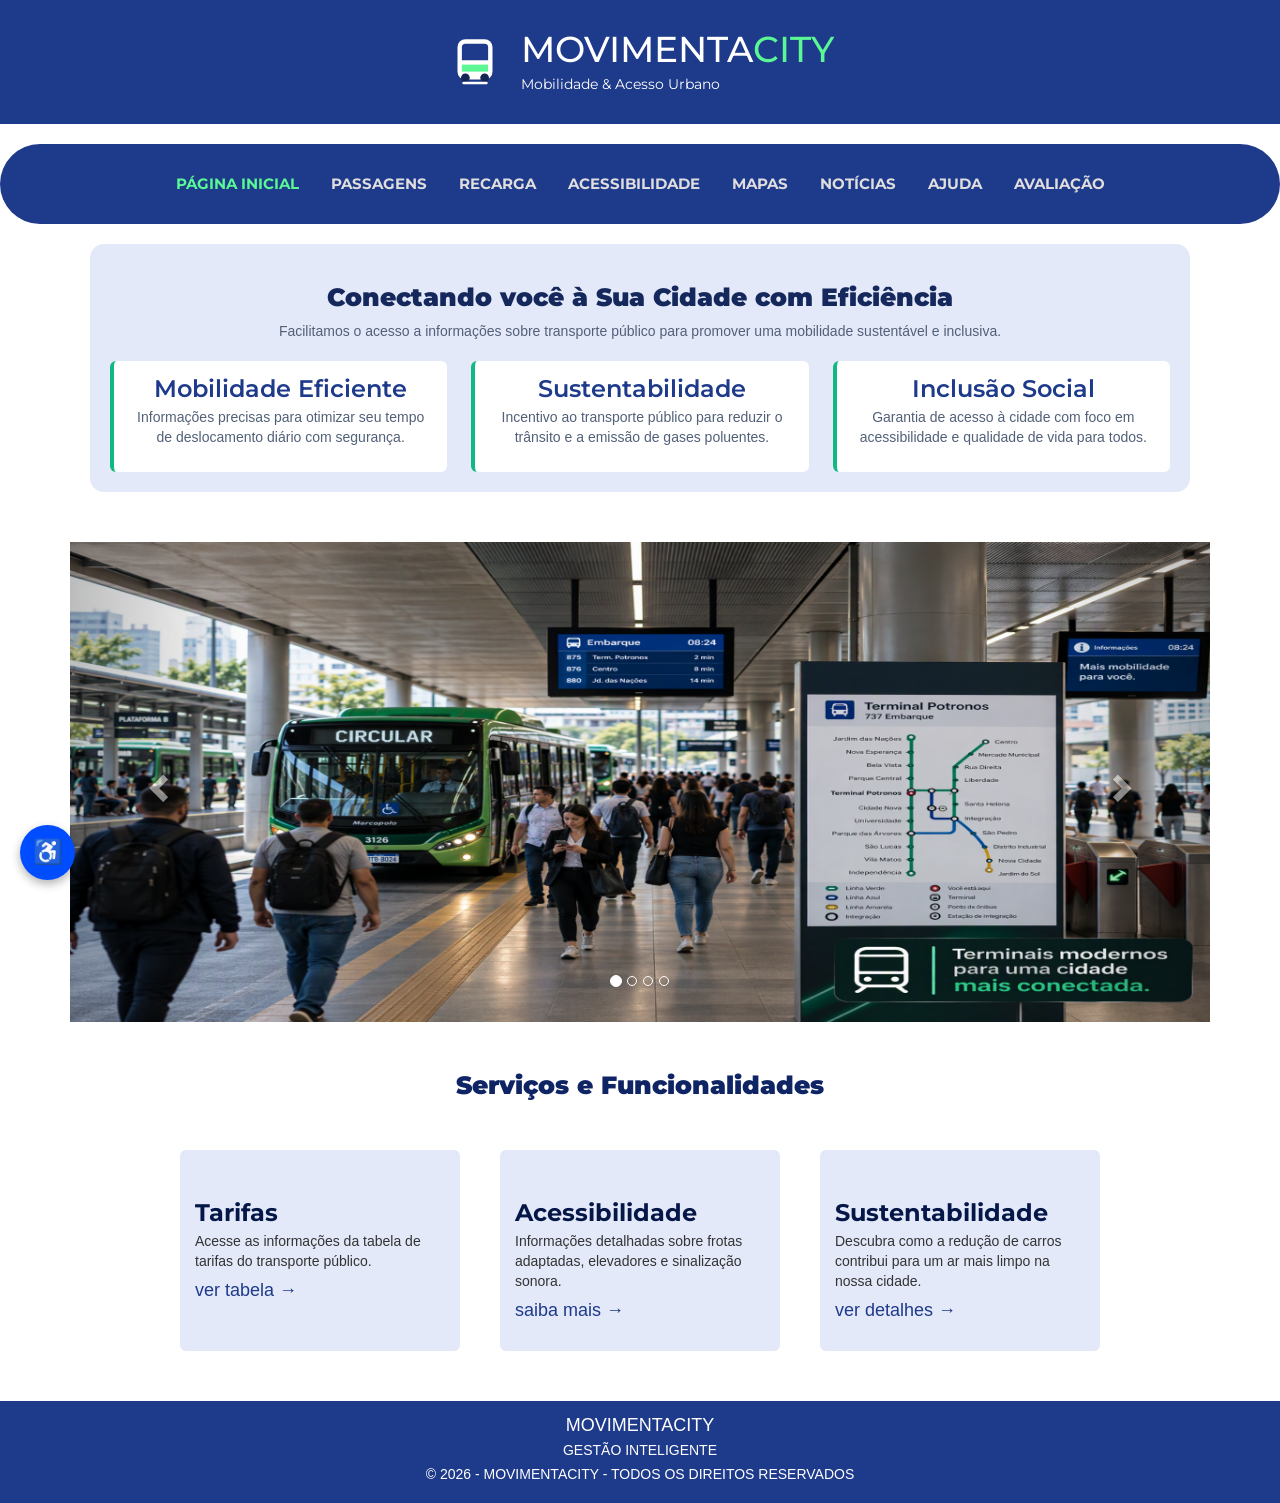
<file: index.html>
<!DOCTYPE html>
<html lang="pt-br">
<head>
    <meta charset="UTF-8">
    <meta name="viewport" content="width=device-width, initial-scale=1.0">
    <title>Movimentacity - Mobilidade Urbana & Transporte Público</title>
    <link rel="stylesheet" href="./css/STYLE.CSS">
    <link rel="stylesheet" href="./css/menu.css">
    <link rel="preconnect" href="https://fonts.googleapis.com">
    <link href="https://fonts.googleapis.com/css2?family=Montserrat+Alternates:ital,wght@0,100;0,200;0,300;0,400;0,500;0,600;0,700;0,800;0,900;1,100;1,200;1,300;1,400;1,500;1,600;1,700;1,800;1,900&family=Montserrat:ital,wght@0,100..900;1,100..900&display=swap" rel="stylesheet">

</head>

<body>
    <!-- Titulo -->
    <header class="cabecalho">
        <div class="titulo-cabecalho">
            <img class="icone-onibus" src="./images/onibus.svg" alt="Símbolo de ônibus">
            <div class="texto-cabecalho">
                <h1>MOVIMENTA<span>CITY</span></h1>
                <p>Mobilidade & Acesso Urbano</p>
            </div>
        </div>
    </header>

    <!-- Menu de botões -->
    <main class="main-1">
        <nav class="menu-principal" aria-label="Navegação principal">
            <a href="index.html" aria-current="page">PÁGINA INICIAL</a>
            <a href="PASSAGENSETARIFAS.HTML">PASSAGENS</a>
            <a href="recarga.html">RECARGA</a>
            <a href="COMOVIAJAR.HTML">ACESSIBILIDADE</a>
            <a href="MAPAS.HTML">MAPAS</a>
            <a href="notificacoes.html">NOTÍCIAS</a>
            <a href="AJUDA.HTML#ajuda-conteudo">AJUDA</a>
            <a href="FEEDBACK.HTML#feedback-conteudo">AVALIAÇÃO</a>
        </nav>
    </main>

    <section id="home" 
    class="introducao introducao-principal">
    <div class="hero">
      <h2>Conectando você à Sua Cidade com Eficiência</h2>
    <p>Facilitamos o acesso a informações sobre transporte público para promover uma mobilidade sustentável e inclusiva.
    </p>
    <div class="cards-container">
        <div class="card">
            <h3>Mobilidade Eficiente</h3>
     <p>Informações precisas para otimizar seu tempo de deslocamento diário com segurança.</p>
        </div>
        <a class="card fun-link" href="sustentabilidade.html">
            <h3>Sustentabilidade</h3>
        <p>Incentivo ao transporte público para reduzir o trânsito e a emissão de gases poluentes.</p>
        </a>
        <div class="card">
            <h3>Inclusão Social</h3>
        <p>Garantia de acesso à cidade com foco em acessibilidade e qualidade de vida para todos.</p>
        </div>  
  
    </section>

     <!-- CARROSSEL-->

  <link rel="stylesheet" href="https://maxcdn.bootstrapcdn.com/bootstrap/3.3.7/css/bootstrap.min.css">
  
  <style>
    #myCarousel .carousel-inner img {
      width: 100%;
      height: 480px;
      object-fit: fill;
    }
  </style>
</head>
<body>

<div class="container" style="margin-top: 50px;">
  <div id="myCarousel" class="carousel slide" data-ride="carousel"data-interval="3767">
    <!-- Indicators -->
    <ol class="carousel-indicators">
      <li data-target="#myCarousel" data-slide-to="0" class="active"></li>
      <li data-target="#myCarousel" data-slide-to="1"></li>
      <li data-target="#myCarousel" data-slide-to="2"></li>
      <li data-target="#myCarousel" data-slide-to="3"></li>
    </ol>

    <!-- slides -->
    <div class="carousel-inner" role="listbox">
      <div class="item active">
       
        <img src="./images/MOVIMENTACITY_TERMINALORIGINAL.png" alt="Terminal de transporte">
      </div>

      <div class="item">
        <img src="./images/MOVIMENTACITY_METROORIGINAL.png" alt="Metrô">
      </div>

      <div class="item">
        <img src="./images/MOVIMENTACITY_LOCALIZAÇÃOORIGINAL.webp" alt="Localização">
      </div>

      <div class="item">
        <img src="./images/MOVIMENTACITY_ACESSIBILIDADEORIGINAL.png" alt="Acessibilidade no transporte">
      </div>
    </div>

    <!-- setinhas -->
    <a class="left carousel-control" href="#myCarousel" data-slide="prev">
      <span class="glyphicon glyphicon-chevron-left"></span>
      <span class="sr-only">Previous</span>
    </a>
    <a class="right carousel-control" href="#myCarousel" data-slide="next">
      <span class="glyphicon glyphicon-chevron-right"></span>
      <span class="sr-only">Next</span>
    </a>
  </div>
</div>

<!-- ^^CARROSSEL  -->


<script src="https://ajax.googleapis.com/ajax/libs/jquery/1.12.4/jquery.min.js"></script>
<script src="https://maxcdn.bootstrapcdn.com/bootstrap/3.3.7/js/bootstrap.min.js"></script>

<!-- Funcionalidades -->


 <div class="funcion">
 
  <section id="home" 
    class="introducao">
    <div class="caixa">
   <h1>Serviços e  Funcionalidades </h1>
    <div class="funcao">
        <a class="fun fun-link" href="PASSAGENSETARIFAS.HTML">
            <h3>Tarifas</h3>
     <p>Acesse as informações da tabela de tarifas do transporte público.

     </p>
      <h4> ver tabela →</h4>
        </a>
        <a class="fun fun-link" href="COMOVIAJAR.HTML">
            <h3>Acessibilidade</h3>
        <p>Informações detalhadas sobre frotas adaptadas, elevadores e sinalização sonora.</p>
        <h4> saiba mais →</h4>
        </a>
        <a class="fun fun-link" href="sustentabilidade.html">
            <h3>Sustentabilidade</h3>
        <p>Descubra como a redução de carros contribui para um ar mais limpo na nossa cidade.</p>
        <h4> ver detalhes →</h4>
        </a>
  
    </section>
 </div>

    <!-- Rodapé -->
    <footer>
        <div>
            <h4>MOVIMENTACITY</h4>
            <p>GESTÃO INTELIGENTE</p>
            <p>&copy; 2026 - MOVIMENTACITY - TODOS OS DIREITOS RESERVADOS</p>
        </div>
    </footer>
    
    <script src="js/acessibilidade.js"></script>
    
</body>
</html>
</file>
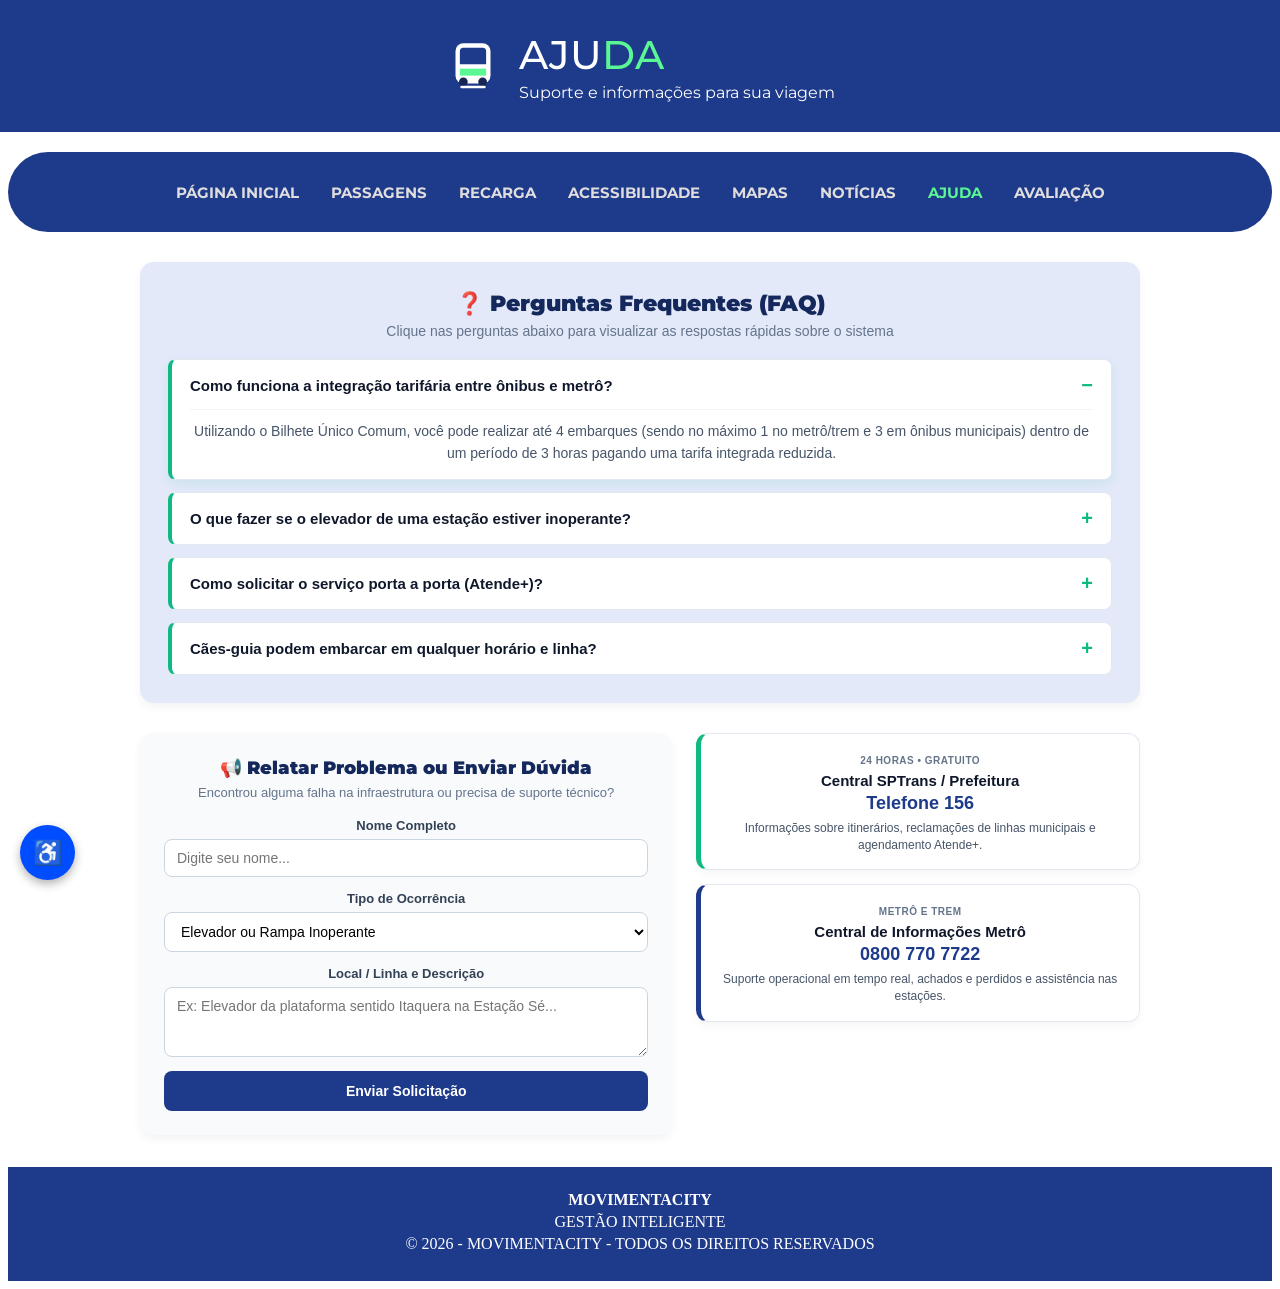
<file: AJUDA.HTML>
<!DOCTYPE html>
<html lang="pt-BR">
<head>
  <meta charset="UTF-8">
  <meta name="viewport" content="width=device-width, initial-scale=1.0">
  <title>Ajuda - Movimenta City</title>
  <link rel="stylesheet" href="./css/AJUDA.CSS">
  <link rel="stylesheet" href="./css/STYLE.CSS">
  <link rel="stylesheet" href="./css/menu.css">
  <link rel="preconnect" href="https://fonts.googleapis.com">
  <link href="https://fonts.googleapis.com/css2?family=Montserrat+Alternates:ital,wght@0,100;0,200;0,300;0,400;0,500;0,600;0,700;0,800;0,900;1,100;1,200;1,300;1,400;1,500;1,600;1,700;1,800;1,900&family=Montserrat:ital,wght@0,100..900;1,100..900&display=swap" rel="stylesheet">
</head>
<body>
  <header class="cabecalho cabecalho-ponta">
    <div class="titulo-cabecalho">
      <img class="icone-onibus" src="./images/onibus.svg" alt="Símbolo de ônibus">
      <div class="texto-cabecalho">
        <h1 class="titulo-cabecalho-pagina">AJU<span>DA</span></h1>
        <p>Suporte e informações para sua viagem</p>
      </div>
    </div>
  </header>

  <div class="main-1">
    <nav class="menu-principal" aria-label="Navegação principal">
      <a href="index.html">PÁGINA INICIAL</a>
      <a href="PASSAGENSETARIFAS.HTML">PASSAGENS</a>
      <a href="recarga.html">RECARGA</a>
      <a href="COMOVIAJAR.HTML">ACESSIBILIDADE</a>
      <a href="MAPAS.HTML">MAPAS</a>
      <a href="notificacoes.html">NOTÍCIAS</a>
      <a href="AJUDA.HTML#ajuda-conteudo" aria-current="page">AJUDA</a>
      <a href="FEEDBACK.HTML#feedback-conteudo">AVALIAÇÃO</a>
    </nav>
  </div>

<main id="ajuda-conteudo" class="container-ajuda">

  <!-- Bloco 1: Perguntas Frequentes (FAQ Interativo sem JS) -->
  <section class="secao-faq">
    <div class="cabecalho-secao">
      <h2>❓ Perguntas Frequentes (FAQ)</h2>
      <p>Clique nas perguntas abaixo para visualizar as respostas rápidas sobre o sistema</p>
    </div>

    <div class="lista-perguntas">
      <details class="item-faq" open>
        <summary>Como funciona a integração tarifária entre ônibus e metrô?</summary>
        <p>
          Utilizando o Bilhete Único Comum, você pode realizar até 4 embarques (sendo no máximo 1 no metrô/trem e 3 em ônibus municipais) dentro de um período de 3 horas pagando uma tarifa integrada reduzida.
        </p>
      </details>

      <details class="item-faq">
        <summary>O que fazer se o elevador de uma estação estiver inoperante?</summary>
        <p>
          Procure imediatamente um agente de atendimento na linha de bloqueios (catracas) ou utilize os totens de intercomunicação nas plataformas. A equipe operacional acionará o protocolo de embarque assistido ou transporte alternativo gratuito até a próxima estação acessível.
        </p>
      </details>

      <details class="item-faq">
        <summary>Como solicitar o serviço porta a porta (Atende+)?</summary>
        <p>
          O serviço é destinado a pessoas com deficiência física severa. O cadastro deve ser realizado previamente junto aos postos autorizados da SPTrans com laudo médico atualizado, e os agendamentos são feitos pela Central 156.
        </p>
      </details>

      <details class="item-faq">
        <summary>Cães-guia podem embarcar em qualquer horário e linha?</summary>
        <p>
          Sim. Conforme a Lei Federal nº 11.126/2005, o ingresso e a permanência de cães-guia (inclusive em fase de treinamento) são garantidos em todos os veículos e estações, sem cobrança de tarifa adicional.
        </p>
      </details>
    </div>
  </section>

  <!-- Bloco 2: Formulário de Reporte / Contato + Canais Rápidos -->
  <section class="grid-suporte-inferior">
    
    <!-- Coluna Esquerda: Formulário Simulado -->
    <div class="card-formulario">
      <h3>📢 Relatar Problema ou Enviar Dúvida</h3>
      <p>Encontrou alguma falha na infraestrutura ou precisa de suporte técnico?</p>

      <form onsubmit="event.preventDefault(); alert('Relato enviado com sucesso! Protocolo #2026-SP gerado.');">
        <div class="campo-form">
          <label>Nome Completo</label>
          <input type="text" placeholder="Digite seu nome..." required>
        </div>

        <div class="campo-form">
          <label>Tipo de Ocorrência</label>
          <select>
            <option>Elevador ou Rampa Inoperante</option>
            <option>Dúvida sobre Tarifas / Bilhete Único</option>
            <option>Sugestão de Melhoria no Mapa</option>
            <option>Outros Assuntos</option>
          </select>
        </div>

        <div class="campo-form">
          <label>Local / Linha e Descrição</label>
          <textarea rows="3" placeholder="Ex: Elevador da plataforma sentido Itaquera na Estação Sé..." required></textarea>
        </div>

        <button type="submit" class="btn-enviar-ajuda">Enviar Solicitação</button>
      </form>
    </div>

    <!-- Coluna Direita: Canais de Emergência e Atendimento -->
    <div class="coluna-canais">
      <div class="card-canal destaque-verde">
        <span class="tag-canal">24 HORAS • GRATUITO</span>
        <h4>Central SPTrans / Prefeitura</h4>
        <p class="numero-destaque">Telefone 156</p>
        <p>Informações sobre itinerários, reclamações de linhas municipais e agendamento Atende+.</p>
      </div>

      <div class="card-canal destaque-azul">
        <span class="tag-canal">METRÔ E TREM</span>
        <h4>Central de Informações Metrô</h4>
        <p class="numero-destaque">0800 770 7722</p>
        <p>Suporte operacional em tempo real, achados e perdidos e assistência nas estações.</p>
      </div>
    </div>

  </section>

</main>

    <footer>
        <div>
            <h4>MOVIMENTACITY</h4>
            <p>GESTÃO INTELIGENTE</p>
            <p>&copy; 2026 - MOVIMENTACITY - TODOS OS DIREITOS RESERVADOS</p>
        </div>
    </footer>

    <script src="js/acessibilidade.js"></script>
</body>
</html>
</file>
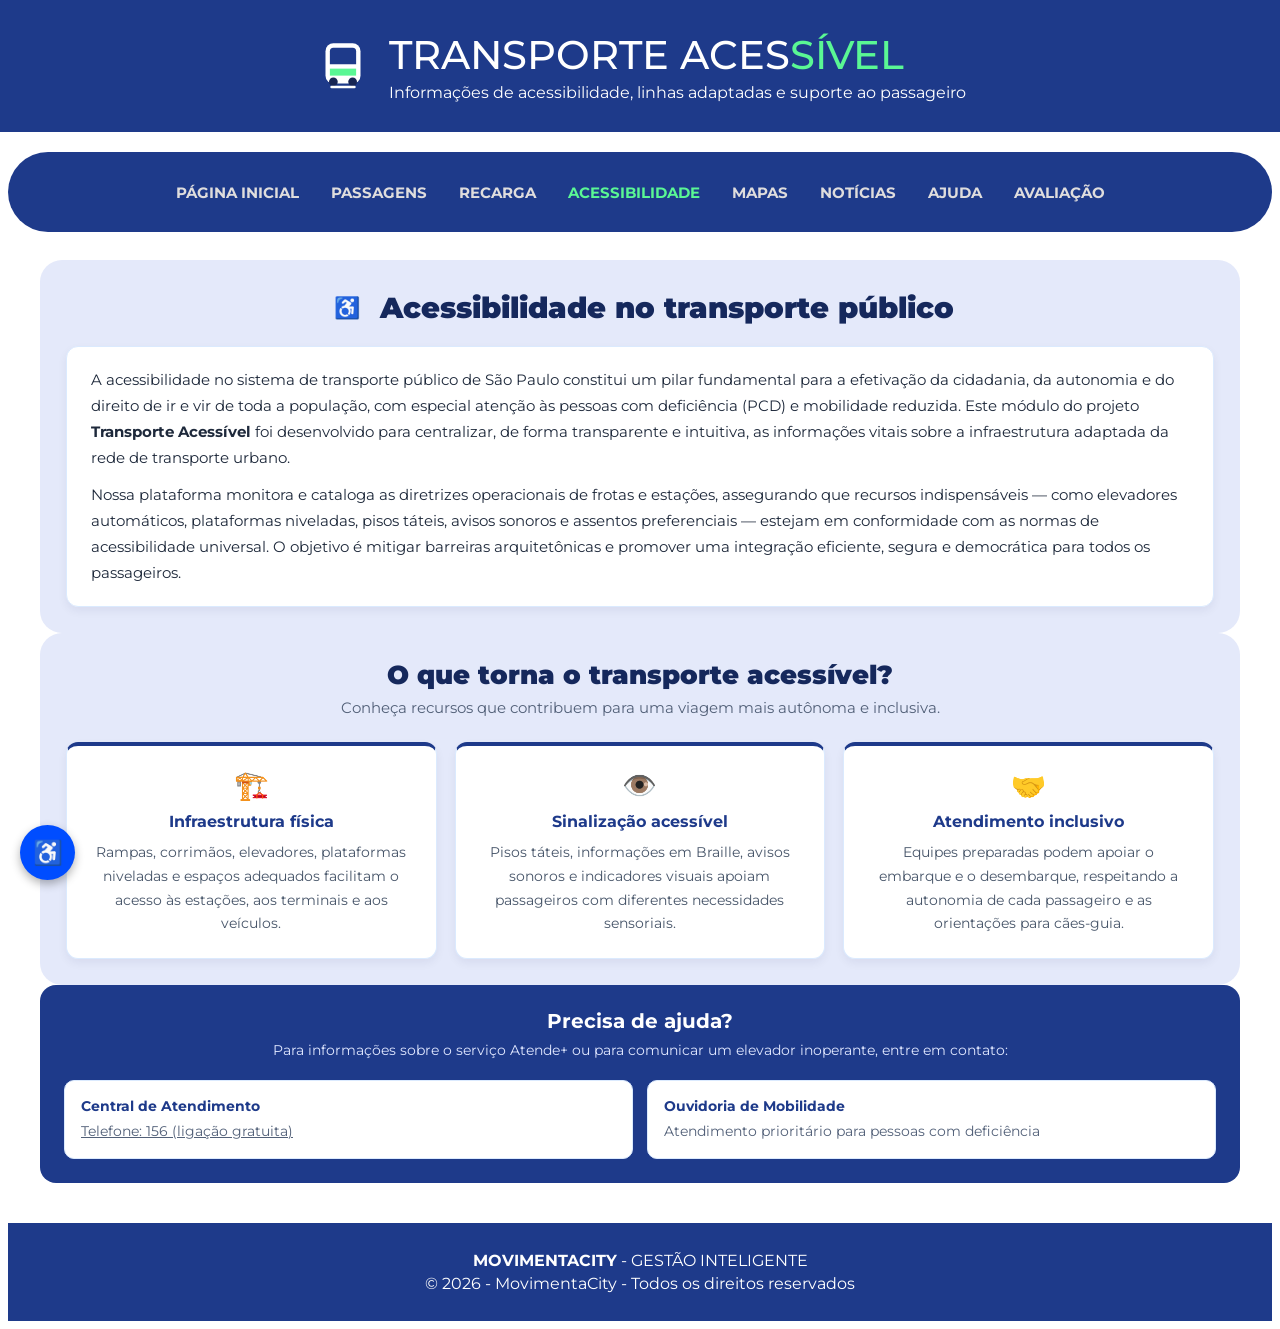
<file: COMOVIAJAR.HTML>
<!DOCTYPE html>
<html lang="pt-BR">
<head>
    <meta charset="UTF-8">
    <meta name="viewport" content="width=device-width, initial-scale=1.0">
    <title>Transporte Acessível - Movimenta City</title>
    <link rel="stylesheet" href="./css/stylebutton1.css">
    <link rel="stylesheet" href="./css/STYLE.CSS">
    <link rel="stylesheet" href="./css/menu.css">
    <link rel="preconnect" href="https://fonts.googleapis.com">
    <link href="https://fonts.googleapis.com/css2?family=Montserrat+Alternates:ital,wght@0,100;0,200;0,300;0,400;0,500;0,600;0,700;0,800;0,900;1,100;1,200;1,300;1,400;1,500;1,600;1,700;1,800;1,900&family=Montserrat:ital,wght@0,100..900;1,100..900&display=swap" rel="stylesheet">
</head>
<body>
    <header class="cabecalho cabecalho-ponta">
        <div class="titulo-cabecalho">
            <img class="icone-onibus" src="./images/onibus.svg" alt="Símbolo de ônibus">
            <div class="texto-cabecalho">
                <h1 class="titulo-cabecalho-pagina">TRANSPORTE ACES<span>SÍVEL</span></h1>
                <p>Informações de acessibilidade, linhas adaptadas e suporte ao passageiro</p>
            </div>
        </div>
    </header>

    <div class="main-1">
        <nav class="menu-principal" aria-label="Navegação principal">
            <a href="index.html">PÁGINA INICIAL</a>
            <a href="PASSAGENSETARIFAS.HTML">PASSAGENS</a>
            <a href="recarga.html">RECARGA</a>
            <a href="COMOVIAJAR.HTML" aria-current="page">ACESSIBILIDADE</a>
            <a href="MAPAS.HTML">MAPAS</a>
            <a href="notificacoes.html">NOTÍCIAS</a>
            <a href="AJUDA.HTML#ajuda-conteudo">AJUDA</a>
            <a href="FEEDBACK.HTML#feedback-conteudo">AVALIAÇÃO</a>
        </nav>
    </div>

    <main id="conteudo-acessibilidade" class="conteudo-acessibilidade">
        <section class="secao-apresentacao" aria-labelledby="titulo-apresentacao">
            <div class="titulo-com-simbolo">
                <span class="icone-titulo" aria-hidden="true">♿</span>
                <h2 id="titulo-apresentacao">Acessibilidade no transporte público</h2>
            </div>

            <div class="bloco-texto-institucional">
                <p>
                    A acessibilidade no sistema de transporte público de São Paulo constitui um pilar fundamental para a efetivação da cidadania, da autonomia e do direito de ir e vir de toda a população, com especial atenção às pessoas com deficiência (PCD) e mobilidade reduzida. Este módulo do projeto <strong>Transporte Acessível</strong> foi desenvolvido para centralizar, de forma transparente e intuitiva, as informações vitais sobre a infraestrutura adaptada da rede de transporte urbano.
                </p>
                <p>
                    Nossa plataforma monitora e cataloga as diretrizes operacionais de frotas e estações, assegurando que recursos indispensáveis — como elevadores automáticos, plataformas niveladas, pisos táteis, avisos sonoros e assentos preferenciais — estejam em conformidade com as normas de acessibilidade universal. O objetivo é mitigar barreiras arquitetônicas e promover uma integração eficiente, segura e democrática para todos os passageiros.
                </p>
            </div>
        </section>

        <section id="linhas-acessiveis" class="container-explicativo" aria-labelledby="titulo-pilares">
            <div class="titulo-secao">
                <h2 id="titulo-pilares">O que torna o transporte acessível?</h2>
                <p>Conheça recursos que contribuem para uma viagem mais autônoma e inclusiva.</p>
            </div>

            <div class="grid-pilares">
                <article class="card-pilar">
                    <span class="icone-pilar" aria-hidden="true">🏗️</span>
                    <h3>Infraestrutura física</h3>
                    <p>
                        Rampas, corrimãos, elevadores, plataformas niveladas e espaços adequados facilitam o acesso às estações, aos terminais e aos veículos.
                    </p>
                </article>

                <article class="card-pilar">
                    <span class="icone-pilar" aria-hidden="true">👁️</span>
                    <h3>Sinalização acessível</h3>
                    <p>
                        Pisos táteis, informações em Braille, avisos sonoros e indicadores visuais apoiam passageiros com diferentes necessidades sensoriais.
                    </p>
                </article>

                <article class="card-pilar">
                    <span class="icone-pilar" aria-hidden="true">🤝</span>
                    <h3>Atendimento inclusivo</h3>
                    <p>
                        Equipes preparadas podem apoiar o embarque e o desembarque, respeitando a autonomia de cada passageiro e as orientações para cães-guia.
                    </p>
                </article>
            </div>
        </section>

        <section id="apoio-acessibilidade" class="bloco-ajuda-acessibilidade" aria-labelledby="titulo-ajuda">
            <div class="ajuda-titulo">
                <h2 id="titulo-ajuda">Precisa de ajuda?</h2>
                <p>Para informações sobre o serviço Atende+ ou para comunicar um elevador inoperante, entre em contato:</p>
            </div>
            <div class="grid-contatos">
                <div class="card-contato">
                    <strong>Central de Atendimento</strong>
                    <a href="tel:156">Telefone: 156 (ligação gratuita)</a>
                </div>
                <div class="card-contato">
                    <strong>Ouvidoria de Mobilidade</strong>
                    <span>Atendimento prioritário para pessoas com deficiência</span>
                </div>
            </div>
        </section>
    </main>

    <footer>
        <p><strong>MOVIMENTACITY</strong> - GESTÃO INTELIGENTE</p>
        <p>&copy; 2026 - MovimentaCity - Todos os direitos reservados</p>
    </footer>
    <script src="js/acessibilidade.js"></script>
</body>
</html>
</file>
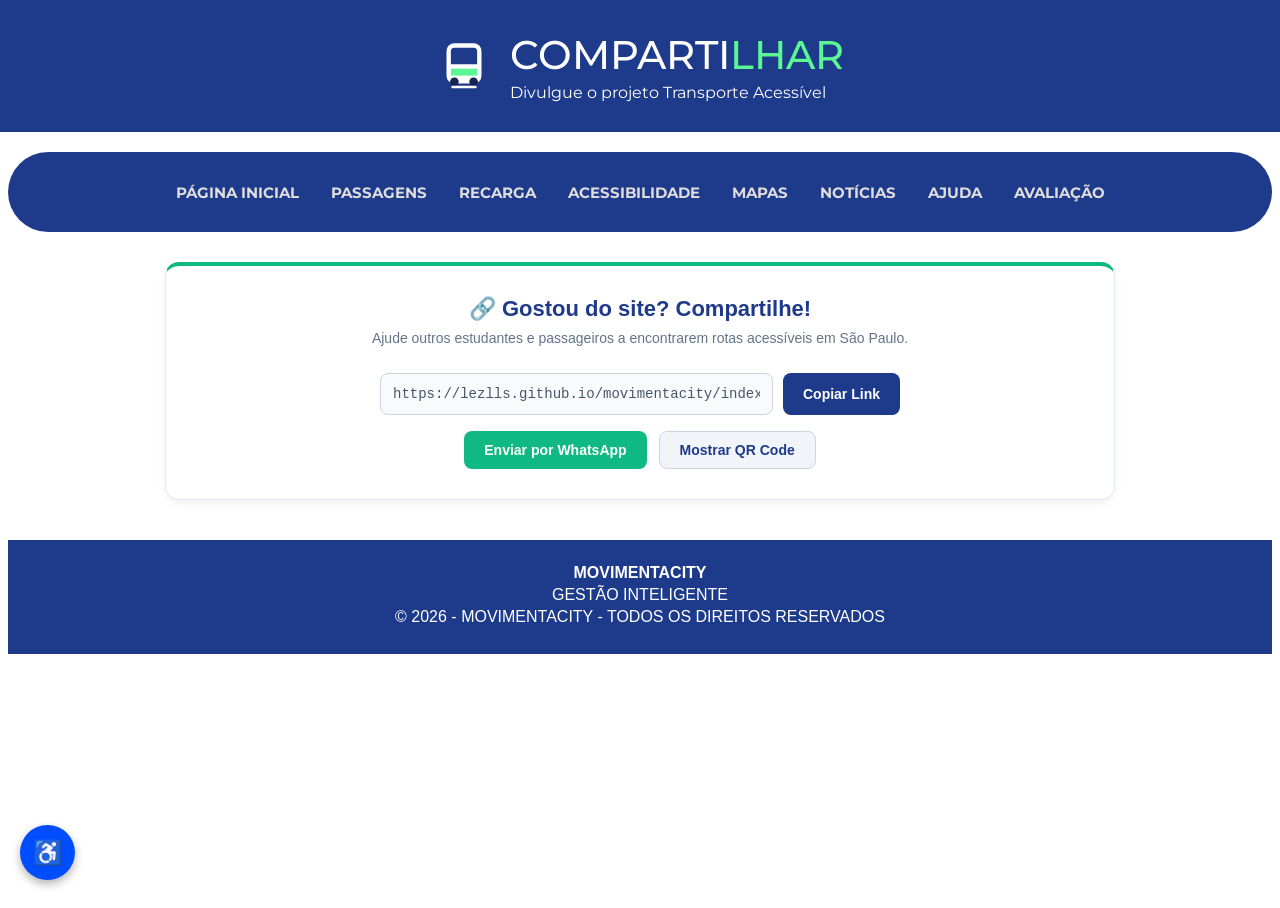
<file: COMPARTILHAR.HTML>
<!DOCTYPE html>
<html lang="pt-BR">
<head>
    <meta charset="UTF-8">
    <meta name="viewport" content="width=device-width, initial-scale=1.0">
    <title>Compartilhe o Projeto - Transporte Acessível</title>
    <link rel="stylesheet" href="./css/FEEDBACK.CSS">
    <link rel="stylesheet" href="./css/STYLE.CSS">
    <link rel="stylesheet" href="./css/menu.css">
    <link rel="preconnect" href="https://fonts.googleapis.com">
    <link href="https://fonts.googleapis.com/css2?family=Montserrat+Alternates:ital,wght@0,100;0,200;0,300;0,400;0,500;0,600;0,700;0,800;0,900;1,100;1,200;1,300;1,400;1,500;1,600;1,700;1,800;1,900&family=Montserrat:ital,wght@0,100..900;1,100..900&display=swap" rel="stylesheet">
</head>
<body>
    <header class="cabecalho cabecalho-ponta">
        <div class="titulo-cabecalho">
            <img class="icone-onibus" src="./images/onibus.svg" alt="Símbolo de ônibus">
            <div class="texto-cabecalho">
                <h1 class="titulo-cabecalho-pagina">COMPARTI<span>LHAR</span></h1>
                <p>Divulgue o projeto Transporte Acessível</p>
            </div>
        </div>
    </header>

    <div class="main-1">
        <nav class="menu-principal" aria-label="Navegação principal">
            <a href="index.html">PÁGINA INICIAL</a>
            <a href="PASSAGENSETARIFAS.HTML">PASSAGENS</a>
            <a href="recarga.html">RECARGA</a>
            <a href="COMOVIAJAR.HTML">ACESSIBILIDADE</a>
            <a href="MAPAS.HTML">MAPAS</a>
            <a href="notificacoes.html">NOTÍCIAS</a>
            <a href="AJUDA.HTML#ajuda-conteudo">AJUDA</a>
            <a href="FEEDBACK.HTML#feedback-conteudo">AVALIAÇÃO</a>
        </nav>
    </div>

    <main class="pagina-container">
        <section class="card-branco card-divulgacao">
            <h2 class="titulo-padrao">🔗 Gostou do site? Compartilhe!</h2>
            <p class="subtitulo-padrao">Ajude outros estudantes e passageiros a encontrarem rotas acessíveis em São Paulo.</p>

            <div class="box-copiar-link">
                <input type="text" id="url-projeto" class="input-padrao input-link" value="https://lezlls.github.io/movimentacity/index.html" aria-label="Link do projeto" readonly>
                <button type="button" class="btn-primario" onclick="copiarLinkProjeto()">Copiar Link</button>
            </div>

            <div class="botoes-sociais">
                <button type="button" class="btn-verde" onclick="alert('Abrindo compartilhamento via WhatsApp...')">Enviar por WhatsApp</button>
                <button type="button" class="btn-secundario" onclick="alert('QR Code do projeto exibido na tela!')">Mostrar QR Code</button>
            </div>
        </section>
    </main>

    <script>
        async function copiarLinkProjeto() {
            const inputUrl = document.getElementById('url-projeto');

            if (navigator.clipboard && window.isSecureContext) {
                try {
                    await navigator.clipboard.writeText(inputUrl.value);
                    alert('Link copiado! Pronto para compartilhar.');
                    return;
                } catch (error) {
                    inputUrl.focus();
                    inputUrl.select();
                    alert('Não foi possível copiar automaticamente. O link foi selecionado; copie-o manualmente.');
                    return;
                }
            }

            inputUrl.focus();
            inputUrl.select();
            alert('O link foi selecionado. Copie-o manualmente para compartilhar.');
        }
    </script>
    <footer>
        <div>
            <h4>MOVIMENTACITY</h4>
            <p>GESTÃO INTELIGENTE</p>
            <p>&copy; 2026 - MOVIMENTACITY - TODOS OS DIREITOS RESERVADOS</p>
        </div>
    </footer>

    <script src="js/acessibilidade.js"></script>
</body>
</html>
</file>
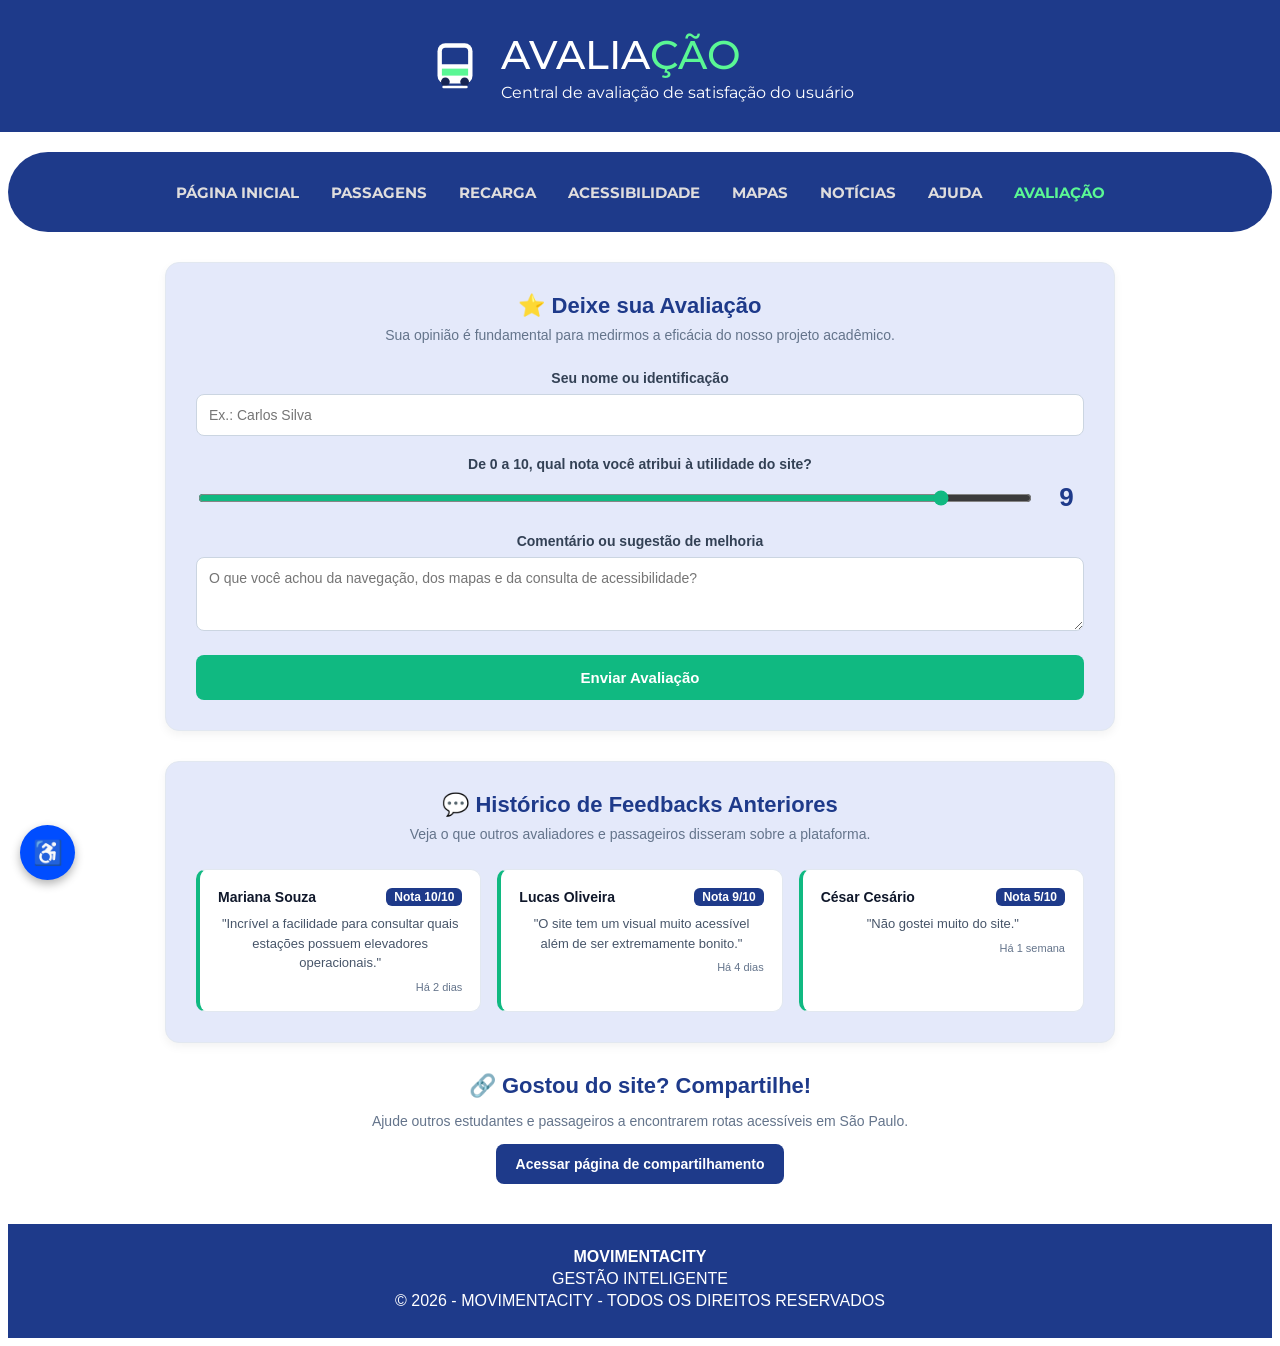
<file: FEEDBACK.HTML>
<!DOCTYPE html>
<html lang="pt-BR">
<head>
    <meta charset="UTF-8">
    <meta name="viewport" content="width=device-width, initial-scale=1.0">
    <title>Avaliação e Feedback - Transporte Acessível</title>
    <link rel="stylesheet" href="./css/FEEDBACK.CSS">
    <link rel="stylesheet" href="./css/STYLE.CSS">
    <link rel="stylesheet" href="./css/menu.css">
    <link rel="preconnect" href="https://fonts.googleapis.com">
    <link href="https://fonts.googleapis.com/css2?family=Montserrat+Alternates:ital,wght@0,100;0,200;0,300;0,400;0,500;0,600;0,700;0,800;0,900;1,100;1,200;1,300;1,400;1,500;1,600;1,700;1,800;1,900&family=Montserrat:ital,wght@0,100..900;1,100..900&display=swap" rel="stylesheet">
</head>
<body>
    <header class="cabecalho cabecalho-ponta">
        <div class="titulo-cabecalho">
            <img class="icone-onibus" src="./images/onibus.svg" alt="Símbolo de ônibus">
            <div class="texto-cabecalho">
                <h1 class="titulo-cabecalho-pagina">AVALIA<span>ÇÃO</span></h1>
                <p>Central de avaliação de satisfação do usuário</p>
            </div>
        </div>
    </header>

    <div class="main-1">
        <nav class="menu-principal" aria-label="Navegação principal">
            <a href="index.html">PÁGINA INICIAL</a>
            <a href="PASSAGENSETARIFAS.HTML">PASSAGENS</a>
            <a href="recarga.html">RECARGA</a>
            <a href="COMOVIAJAR.HTML">ACESSIBILIDADE</a>
            <a href="MAPAS.HTML">MAPAS</a>
            <a href="notificacoes.html">NOTÍCIAS</a>
            <a href="AJUDA.HTML#ajuda-conteudo">AJUDA</a>
            <a href="FEEDBACK.HTML#feedback-conteudo" aria-current="page">AVALIAÇÃO</a>
        </nav>
    </div>

    <main id="feedback-conteudo" class="pagina-container">
        <section class="card-branco">
            <h2 class="titulo-padrao">⭐ Deixe sua Avaliação</h2>
            <p class="subtitulo-padrao">Sua opinião é fundamental para medirmos a eficácia do nosso projeto acadêmico.</p>

            <form onsubmit="event.preventDefault(); enviarFeedback();">
                <div class="campo-form">
                    <label for="nome-avaliador">Seu nome ou identificação</label>
                    <input type="text" id="nome-avaliador" class="input-padrao" placeholder="Ex.: Carlos Silva" required>
                </div>

                <div class="campo-form">
                    <label for="nota-avaliacao">De 0 a 10, qual nota você atribui à utilidade do site?</label>
                    <div class="controle-nota">
                        <input
                            type="range"
                            id="nota-avaliacao"
                            min="0"
                            max="10"
                            value="9"
                            class="input-padrao input-nota"
                            oninput="document.getElementById('display-nota').textContent = this.value">
                        <output id="display-nota" class="display-nota" for="nota-avaliacao" aria-live="polite">9</output>
                    </div>
                </div>

                <div class="campo-form">
                    <label for="texto-comentario">Comentário ou sugestão de melhoria</label>
                    <textarea id="texto-comentario" rows="3" class="input-padrao" placeholder="O que você achou da navegação, dos mapas e da consulta de acessibilidade?" required></textarea>
                </div>

                <button type="submit" class="btn-verde">Enviar Avaliação</button>
            </form>
        </section>

        <section class="card-branco" aria-labelledby="titulo-historico">
            <h2 id="titulo-historico" class="titulo-padrao">💬 Histórico de Feedbacks Anteriores</h2>
            <p class="subtitulo-padrao">Veja o que outros avaliadores e passageiros disseram sobre a plataforma.</p>

            <div class="grid-feedbacks">
                <article class="card-feedback-item">
                    <div class="topo-feedback">
                        <span class="nome-usuario">Mariana Souza</span>
                        <span class="nota-badge">Nota 10/10</span>
                    </div>
                    <p class="comentario-texto">"Incrível a facilidade para consultar quais estações possuem elevadores operacionais."</p>
                    <span class="data-feedback">Há 2 dias</span>
                </article>

                <article class="card-feedback-item">
                    <div class="topo-feedback">
                        <span class="nome-usuario">Lucas Oliveira</span>
                        <span class="nota-badge">Nota 9/10</span>
                    </div>
                    <p class="comentario-texto">"O site tem um visual muito acessível além de ser extremamente bonito."</p>
                    <span class="data-feedback">Há 4 dias</span>
                </article>

                <article class="card-feedback-item">
                    <div class="topo-feedback">
                        <span class="nome-usuario">César Cesário</span>
                        <span class="nota-badge">Nota 5/10</span>
                    </div>
                    <p class="comentario-texto">"Não gostei muito do site."</p>
                    <span class="data-feedback">Há 1 semana</span>
                </article>
            </div>
        </section>

        <section class="atalho-divulgacao" aria-labelledby="titulo-compartilhar">
            <h2 id="titulo-compartilhar" class="titulo-padrao">🔗 Gostou do site? Compartilhe!</h2>
            <p class="subtitulo-padrao">Ajude outros estudantes e passageiros a encontrarem rotas acessíveis em São Paulo.</p>
            <a class="btn-primario" href="COMPARTILHAR.HTML">Acessar página de compartilhamento</a>
        </section>
    </main>

    <script>
        function enviarFeedback() {
            const nome = document.getElementById('nome-avaliador').value;
            alert('Obrigado, ' + nome + '! O formulário foi enviado nesta demonstração; os dados não são armazenados.');
            document.querySelector('form').reset();
            document.getElementById('display-nota').textContent = '9';
        }

    </script>

    <footer>
        <div>
            <h4>MOVIMENTACITY</h4>
            <p>GESTÃO INTELIGENTE</p>
            <p>&copy; 2026 - MOVIMENTACITY - TODOS OS DIREITOS RESERVADOS</p>
        </div>
    </footer>

    <script src="js/acessibilidade.js"></script>
</body>
</html>
</file>
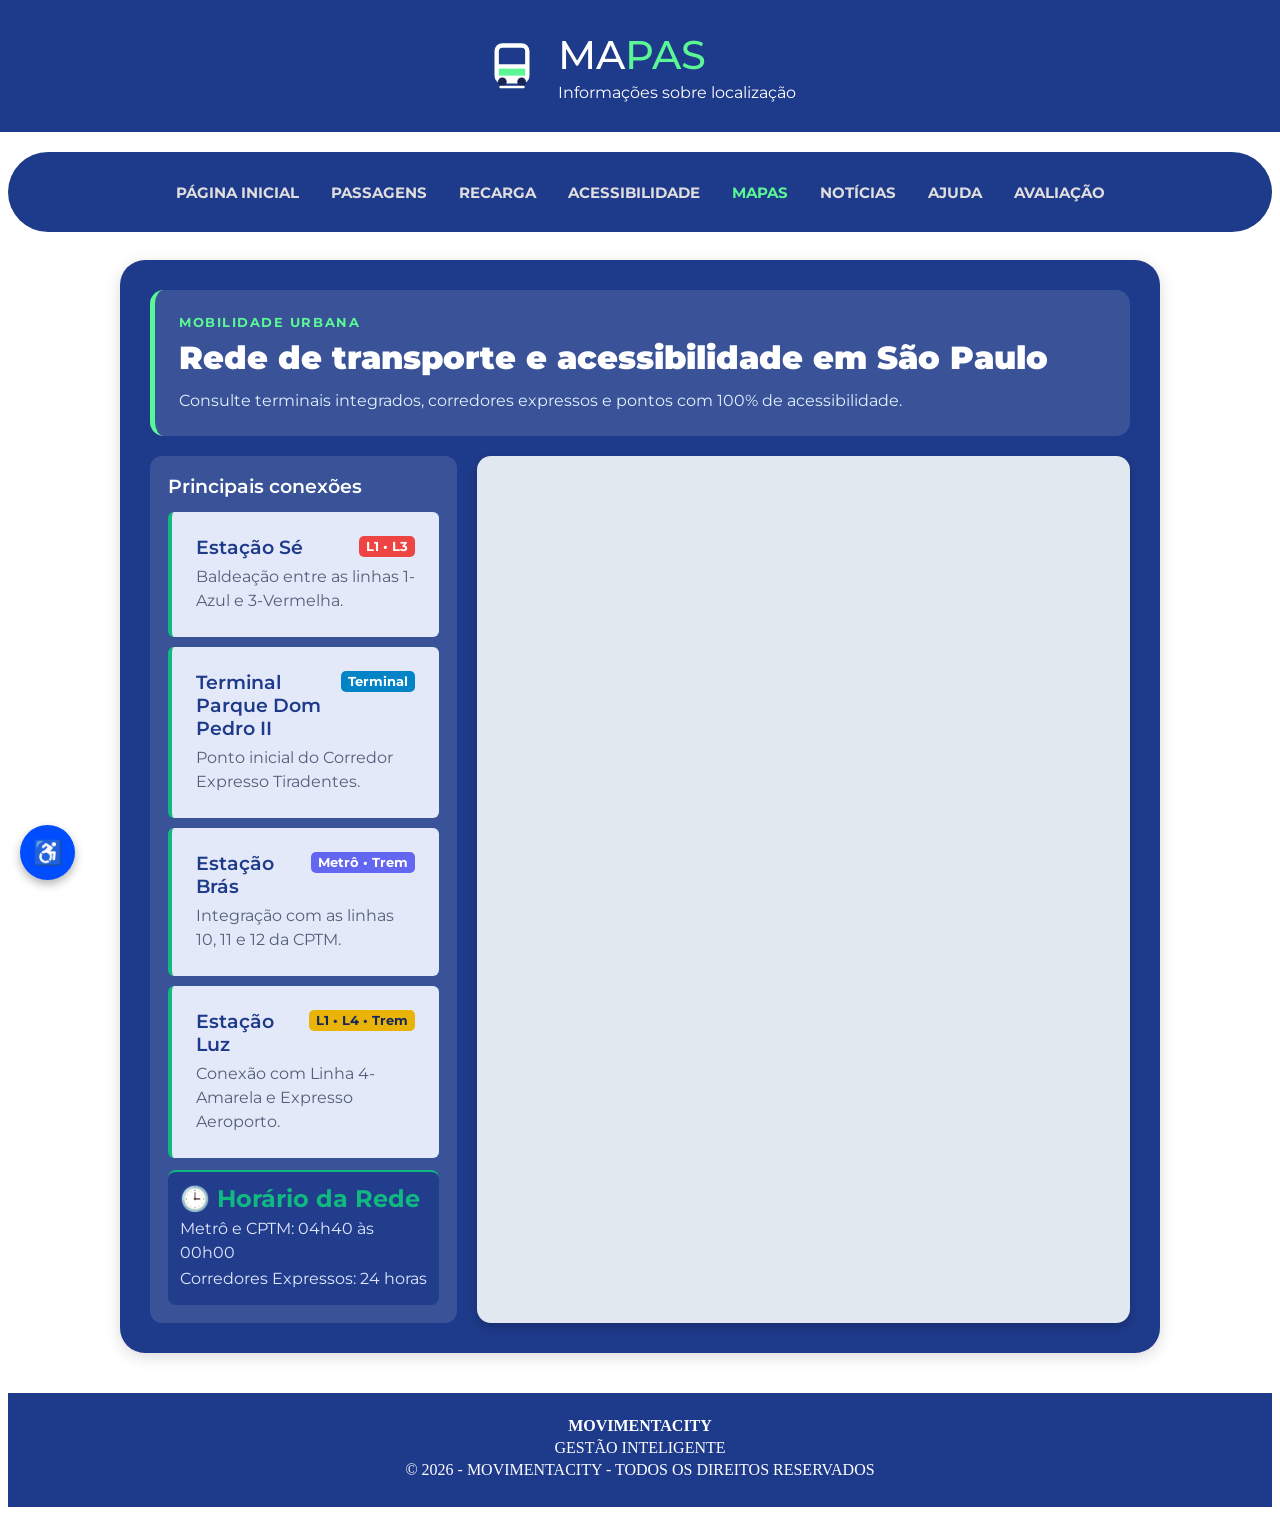
<file: MAPAS.HTML>
<!DOCTYPE html>
<html lang="pt-br">
<head>
    <meta charset="UTF-8">
    <meta name="viewport" content="width=device-width, initial-scale=1.0">
    <title>Mapas</title>
    <link rel="stylesheet" href="./css/mapas.css">
    <link rel="stylesheet" href="./css/STYLE.CSS">
    <link rel="stylesheet" href="./css/menu.css">
    <link rel="preconnect" href="https://fonts.googleapis.com">
    <link href="https://fonts.googleapis.com/css2?family=Montserrat+Alternates:ital,wght@0,100;0,200;0,300;0,400;0,500;0,600;0,700;0,800;0,900;1,100;1,200;1,300;1,400;1,500;1,600;1,700;1,800;1,900&family=Montserrat:ital,wght@0,100..900;1,100..900&display=swap" rel="stylesheet">
</head>
<body>
    <header class="cabecalho cabecalho-ponta">
        <div class="titulo-cabecalho">
            <img class="icone-onibus" src="./images/onibus.svg" alt="Símbolo de ônibus">
            <div class="texto-cabecalho">
                <h1 class="titulo-cabecalho-pagina">MA<span>PAS</span></h1>
                <p>Informações sobre localização</p>
            </div>
        </div>
    </header>

    <main>
        <div class="main-1">
           <nav class="menu-principal" aria-label="Navegação principal">
                <a href="index.html">PÁGINA INICIAL</a>
                <a href="PASSAGENSETARIFAS.HTML">PASSAGENS</a>
                <a href="recarga.html">RECARGA</a>
                <a href="COMOVIAJAR.HTML">ACESSIBILIDADE</a>
                <a href="MAPAS.HTML" aria-current="page">MAPAS</a>
                <a href="notificacoes.html">NOTÍCIAS</a>
                <a href="AJUDA.HTML#ajuda-conteudo">AJUDA</a>
                <a href="FEEDBACK.HTML#feedback-conteudo">AVALIAÇÃO</a>
            </nav>
        </div>

        <section id="mapas" class="secao-mapa" aria-labelledby="titulo-mapa">
            <header class="cabecalho-mapa">
                <span class="rotulo-mapa">Mobilidade urbana</span>
                <h2 id="titulo-mapa">Rede de transporte e acessibilidade em São Paulo</h2>
                <p>Consulte terminais integrados, corredores expressos e pontos com 100% de acessibilidade.</p>
            </header>

            <div class="container-mapa-duplo">
                <aside class="painel-rotas" aria-labelledby="titulo-conexoes">
                    <h3 id="titulo-conexoes">Principais conexões</h3>

                    <div class="lista-cards">
                        <article class="card-conexao">
                            <div class="topo-card">
                                <strong>Estação Sé</strong>
                                <span class="badge-linha-vermelha">L1 • L3</span>
                            </div>
                            <p>Baldeação entre as linhas 1-Azul e 3-Vermelha.</p>
                        </article>

                        <article class="card-conexao">
                            <div class="topo-card">
                                <strong>Terminal Parque Dom Pedro II</strong>
                                <span class="badge-terminal">Terminal</span>
                            </div>
                            <p>Ponto inicial do Corredor Expresso Tiradentes.</p>
                        </article>

                        <article class="card-conexao">
                            <div class="topo-card">
                                <strong>Estação Brás</strong>
                                <span class="badge-cptm">Metrô • Trem</span>
                            </div>
                            <p>Integração com as linhas 10, 11 e 12 da CPTM.</p>
                        </article>

                        <article class="card-conexao">
                            <div class="topo-card">
                                <strong>Estação Luz</strong>
                                <span class="badge-amarela">L1 • L4 • Trem</span>
                            </div>
                            <p>Conexão com Linha 4-Amarela e Expresso Aeroporto.</p>
                        </article>
                    </div>

                    <div class="info-operacao">
                        <strong>🕒 Horário da Rede</strong>
                        <p>Metrô e CPTM: 04h40 às 00h00</p>
                        <p>Corredores Expressos: 24 horas</p>
                    </div>
                </aside>

                <div class="area-iframe">
                    <iframe
                        class="mapa-simples"
                        src="https://www.google.com/maps/embed?pb=!1m14!1m12!1m3!1d29260.41506458732!2d-46.6388231!3d-23.5489433!2m3!1f0!2f0!3f0!3m2!1i1024!2i768!4f13.1!5e0!3m2!1spt-BR!2sbr!4v1700000000000!5m2!1spt-BR!2sbr"
                        title="Mapa de transporte e acessibilidade em São Paulo"
                        allowfullscreen
                        loading="lazy">
                    </iframe>
                </div>
            </div>
        </section>
    </main>

    <footer>
        <div>
            <h4>MOVIMENTACITY</h4>
            <p>GESTÃO INTELIGENTE</p>
            <p>&copy; 2026 - MOVIMENTACITY - TODOS OS DIREITOS RESERVADOS</p>
        </div>
    </footer>

    <script src="js/acessibilidade.js"></script>
</body>
</html>
</file>
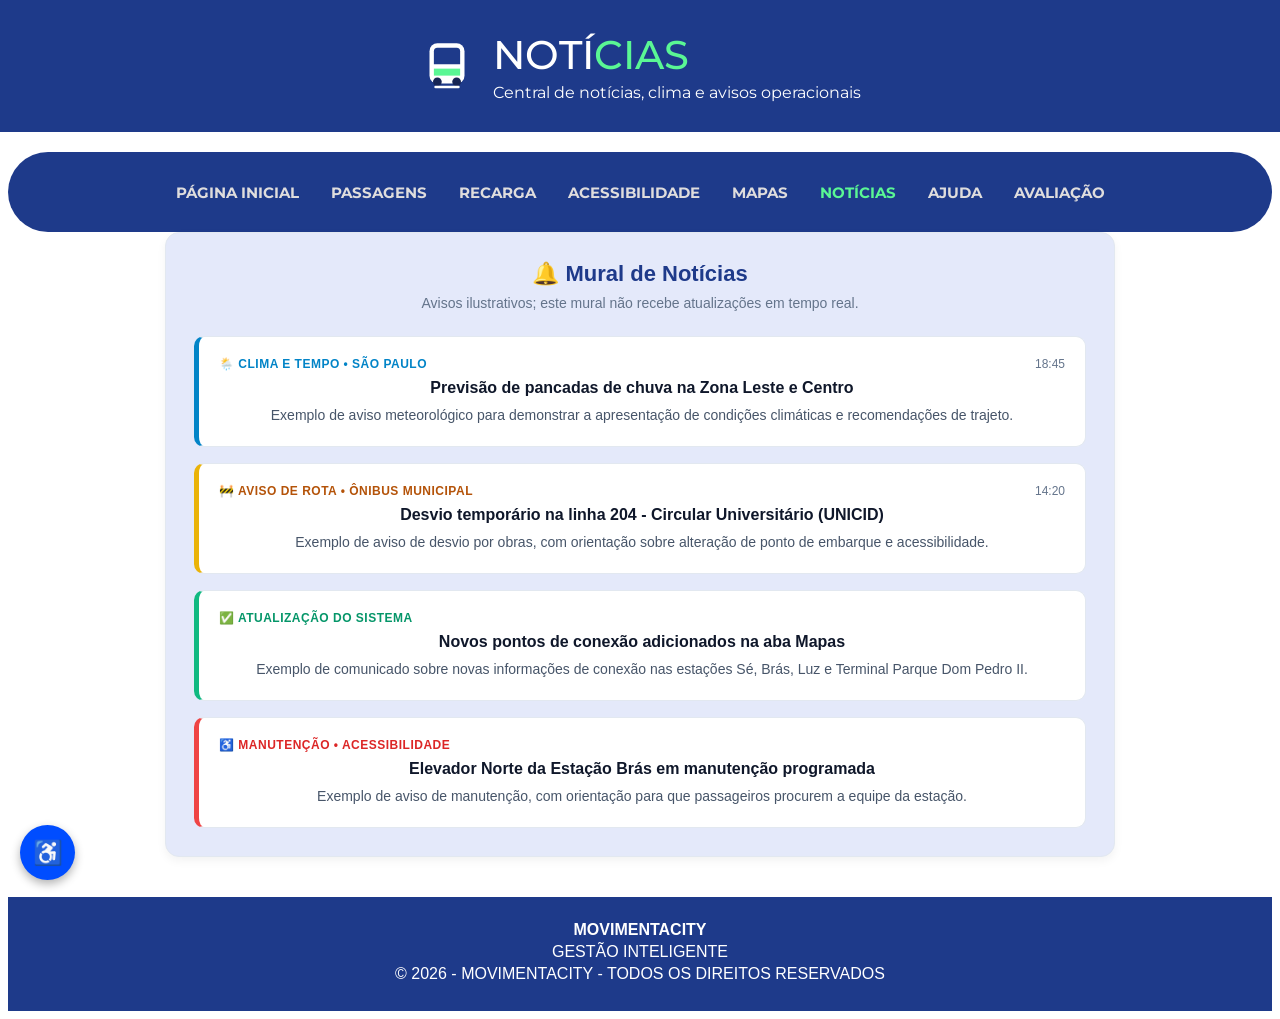
<file: notificacoes.html>
<!DOCTYPE html>
<html lang="pt-BR">
<head>
    <meta charset="UTF-8">
    <meta name="viewport" content="width=device-width, initial-scale=1.0">
    <title>Notícias e Alertas - Transporte Acessível</title>
    <link rel="stylesheet" href="./css/noterecarga.css">
    <link rel="stylesheet" href="./css/STYLE.CSS">
    <link rel="stylesheet" href="./css/menu.css">
    <link rel="preconnect" href="https://fonts.googleapis.com">
    <link href="https://fonts.googleapis.com/css2?family=Montserrat+Alternates:ital,wght@0,100;0,200;0,300;0,400;0,500;0,600;0,700;0,800;0,900;1,100;1,200;1,300;1,400;1,500;1,600;1,700;1,800;1,900&family=Montserrat:ital,wght@0,100..900;1,100..900&display=swap" rel="stylesheet">
</head>
<body>
    <header class="cabecalho cabecalho-ponta">
        <div class="titulo-cabecalho">
            <img class="icone-onibus" src="./images/onibus.svg" alt="Símbolo de ônibus">
            <div class="texto-cabecalho">
                <h1 class="titulo-cabecalho-pagina">NOTÍ<span>CIAS</span></h1>
                <p>Central de notícias, clima e avisos operacionais</p>
            </div>
        </div>
    </header>

    <div class="main-1">
        <nav class="menu-principal" aria-label="Navegação principal">
            <a href="index.html">PÁGINA INICIAL</a>
            <a href="PASSAGENSETARIFAS.HTML">PASSAGENS</a>
            <a href="recarga.html">RECARGA</a>
            <a href="COMOVIAJAR.HTML">ACESSIBILIDADE</a>
            <a href="MAPAS.HTML">MAPAS</a>
            <a href="notificacoes.html" aria-current="page">NOTÍCIAS</a>
            <a href="AJUDA.HTML#ajuda-conteudo">AJUDA</a>
            <a href="FEEDBACK.HTML#feedback-conteudo">AVALIAÇÃO</a>
        </nav>
    </div>

    <main id="notificacoes-conteudo" class="container-notificacoes">
        <section class="card-branco" aria-labelledby="titulo-noticias">
            <h2 id="titulo-noticias" class="titulo-padrao">🔔 Mural de Notícias</h2>
            <p class="subtitulo-padrao">Avisos ilustrativos; este mural não recebe atualizações em tempo real.</p>

            <div class="lista-avisos">
                <article class="card-aviso borda-clima">
                    <div class="topo-aviso">
                        <span class="tag-categoria cor-clima">🌦️ CLIMA E TEMPO • SÃO PAULO</span>
                        <span class="data-aviso">18:45</span>
                    </div>
                    <h3>Previsão de pancadas de chuva na Zona Leste e Centro</h3>
                    <p>Exemplo de aviso meteorológico para demonstrar a apresentação de condições climáticas e recomendações de trajeto.</p>
                </article>

                <article class="card-aviso borda-rota">
                    <div class="topo-aviso">
                        <span class="tag-categoria cor-rota">🚧 AVISO DE ROTA • ÔNIBUS MUNICIPAL</span>
                        <span class="data-aviso">14:20</span>
                    </div>
                    <h3>Desvio temporário na linha 204 - Circular Universitário (UNICID)</h3>
                    <p>Exemplo de aviso de desvio por obras, com orientação sobre alteração de ponto de embarque e acessibilidade.</p>
                </article>

                <article class="card-aviso borda-sistema">
                    <div class="topo-aviso">
                        <span class="tag-categoria cor-sistema">✅ ATUALIZAÇÃO DO SISTEMA</span>
                    </div>
                    <h3>Novos pontos de conexão adicionados na aba Mapas</h3>
                    <p>Exemplo de comunicado sobre novas informações de conexão nas estações Sé, Brás, Luz e Terminal Parque Dom Pedro II.</p>
                </article>

                <article class="card-aviso borda-alerta">
                    <div class="topo-aviso">
                        <span class="tag-categoria cor-alerta">♿ MANUTENÇÃO • ACESSIBILIDADE</span>
                    </div>
                    <h3>Elevador Norte da Estação Brás em manutenção programada</h3>
                    <p>Exemplo de aviso de manutenção, com orientação para que passageiros procurem a equipe da estação.</p>
                </article>
            </div>
        </section>
    </main>

    <footer>
        <div>
            <h4>MOVIMENTACITY</h4>
            <p>GESTÃO INTELIGENTE</p>
            <p>&copy; 2026 - MOVIMENTACITY - TODOS OS DIREITOS RESERVADOS</p>
        </div>
    </footer>

    <script src="js/acessibilidade.js"></script>
</body>
</html>
</file>
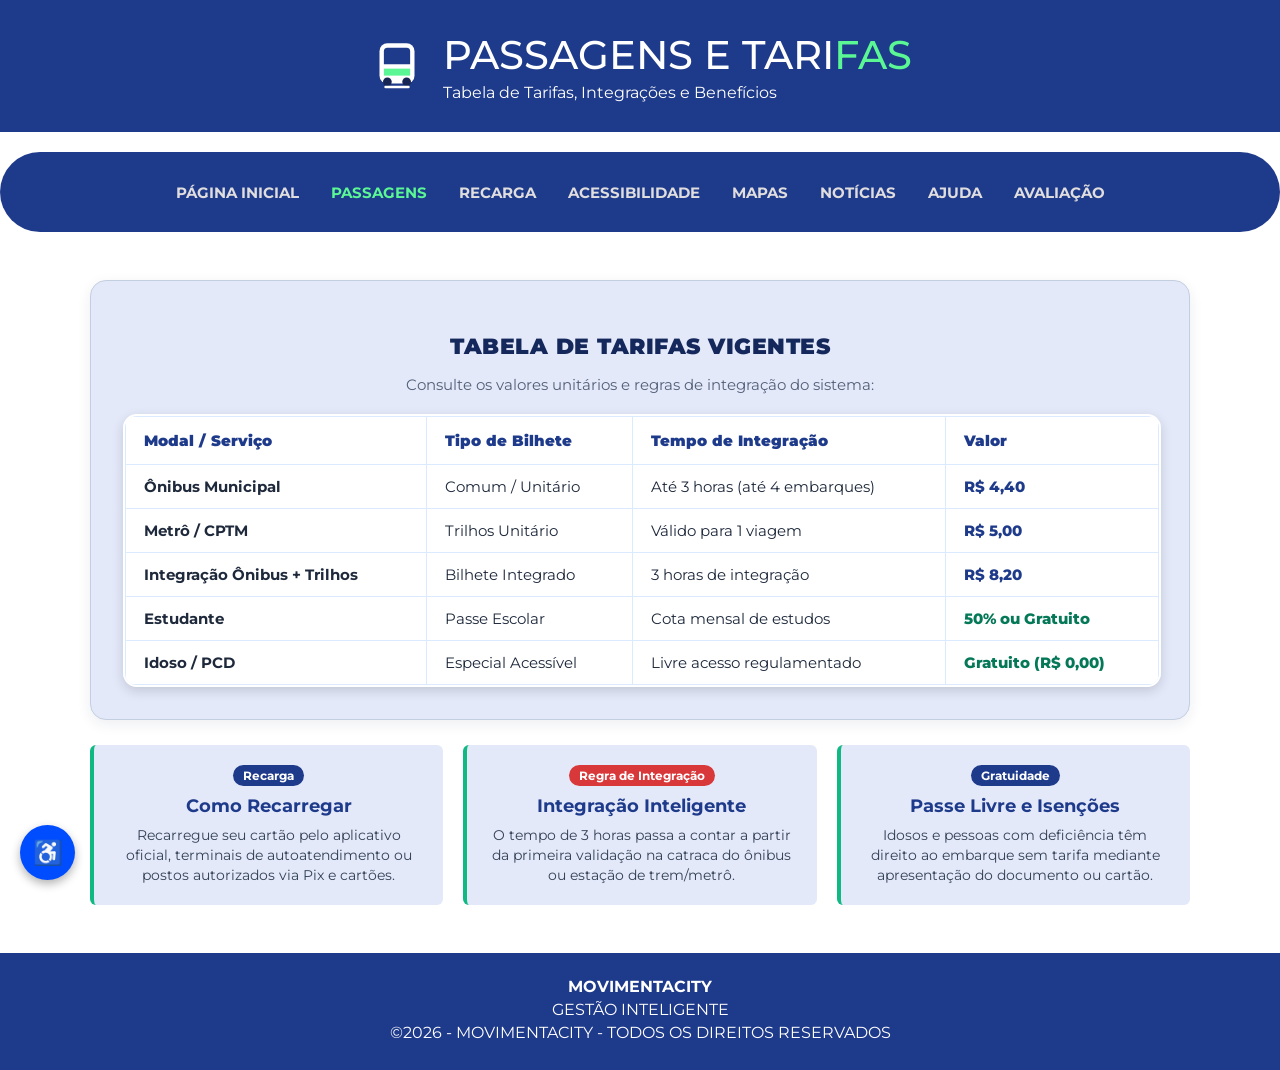
<file: PASSAGENSETARIFAS.HTML>
<!DOCTYPE html>
<html lang="pt-br">
<head>
    <meta charset="UTF-8">
    <meta name="viewport" content="width=device-width, initial-scale=1.0">
    <title>Movimentacity - Passagens e Tarifas</title>
    <link rel="stylesheet" href="./css/STYLE.CSS">
    <link rel="stylesheet" href="./css/PASSAGENS.CSS">
    <link rel="stylesheet" href="./css/menu.css">
    <link rel="preconnect" href="https://fonts.googleapis.com">
    <link href="https://fonts.googleapis.com/css2?family=Montserrat+Alternates:ital,wght@0,100;0,200;0,300;0,400;0,500;0,600;0,700;0,800;0,900;1,100;1,200;1,300;1,400;1,500;1,600;1,700;1,800;1,900&family=Montserrat:ital,wght@0,100..900;1,100..900&display=swap" rel="stylesheet">
</head>
<body>

    <!-- Titulozinho -->
    <header class="cabecalho">
        <div class="titulo-cabecalho">
            <img class="icone-onibus" src="./images/onibus.svg" alt="Símbolo de ônibus">
            <div class="texto-cabecalho">
                <h1 class="titulo-cabecalho-pagina">PASSAGENS E TARI<span>FAS</span> </h1>
                <p>Tabela de Tarifas, Integrações e Benefícios</p>
            </div>
        </div>
    </header>

    <!-- Menuzinho de botões -->
    <main class="main-1">
        <nav class="menu-principal" aria-label="Navegação principal">
            <a href="index.html">PÁGINA INICIAL</a>
            <a href="PASSAGENSETARIFAS.HTML" aria-current="page">PASSAGENS</a>
            <a href="recarga.html">RECARGA</a>
            <a href="COMOVIAJAR.HTML">ACESSIBILIDADE</a>
            <a href="MAPAS.HTML">MAPAS</a>
            <a href="notificacoes.html">NOTÍCIAS</a>
            <a href="AJUDA.HTML#ajuda-conteudo">AJUDA</a>
            <a href="FEEDBACK.HTML#feedback-conteudo">AVALIAÇÃO</a>
        </nav>
    </main>

    <!-- Bloco Azul Principal de Conteúdo -->
    <section class="bloco-principal">
        
        <div class="painel-informativo">
            <h2>TABELA DE TARIFAS VIGENTES</h2>
            <p class="subtitulo">Consulte os valores unitários e regras de integração do sistema:</p>

            <!-- Tabela Estilizada -->
            <div class="tabela-container">
                <table class="tabela-tarifas">
                    <thead>
                        <tr>
                            <th>Modal / Serviço</th>
                            <th>Tipo de Bilhete</th>
                            <th>Tempo de Integração</th>
                            <th>Valor</th>
                        </tr>
                    </thead>
                    <tbody>
                        <tr>
                            <td><strong>Ônibus Municipal</strong></td>
                            <td>Comum / Unitário</td>
                            <td>Até 3 horas (até 4 embarques)</td>
                            <td><span class="preco">R$ 4,40</span></td>
                        </tr>
                        <tr>
                            <td><strong>Metrô / CPTM</strong></td>
                            <td>Trilhos Unitário</td>
                            <td>Válido para 1 viagem</td>
                            <td><span class="preco">R$ 5,00</span></td>
                        </tr>
                        <tr>
                            <td><strong>Integração Ônibus + Trilhos</strong></td>
                            <td>Bilhete Integrado</td>
                            <td>3 horas de integração</td>
                            <td><span class="preco">R$ 8,20</span></td>
                        </tr>
                        <tr>
                            <td><strong>Estudante</strong></td>
                            <td>Passe Escolar</td>
                            <td>Cota mensal de estudos</td>
                            <td><span class="preco destaque-verde">50% ou Gratuito</span></td>
                        </tr>
                        <tr>
                            <td><strong>Idoso / PCD</strong></td>
                            <td>Especial Acessível</td>
                            <td>Livre acesso regulamentado</td>
                            <td><span class="preco destaque-verde">Gratuito (R$ 0,00)</span></td>
                        </tr>
                    </tbody>
                </table>
            </div>
        </div>

        <!-- Cards Brancos com Informações e Regras -->
        <div class="grade-linhas" style="margin-top: 25px;">
            <article id="recarga" class="card-linha">
                <span class="tag-modal onibus">Recarga</span>
                <h3>Como Recarregar</h3>
                <p>Recarregue seu cartão pelo aplicativo oficial, terminais de autoatendimento ou postos autorizados via Pix e cartões.</p>
            </article>

            <article class="card-linha">
                <span class="tag-modal metro">Regra de Integração</span>
                <h3>Integração Inteligente</h3>
                <p>O tempo de 3 horas passa a contar a partir da primeira validação na catraca do ônibus ou estação de trem/metrô.</p>
            </article>

            <article class="card-linha">
                <span class="tag-modal onibus">Gratuidade</span>
                <h3>Passe Livre e Isenções</h3>
                <p>Idosos e pessoas com deficiência têm direito ao embarque sem tarifa mediante apresentação do documento ou cartão.</p>
            </article>
        </div>

    </section>

    <!-- Rodapé Cápsula Padronizado -->
    <footer>
        <div>
            <h4>MOVIMENTACITY</h4>
            <p>GESTÃO INTELIGENTE</p>
            <p>&copy;2026 - MOVIMENTACITY - TODOS OS DIREITOS RESERVADOS</p>
        </div>
    </footer>

    <script src="js/acessibilidade.js"></script>
</body>
</html>
</file>
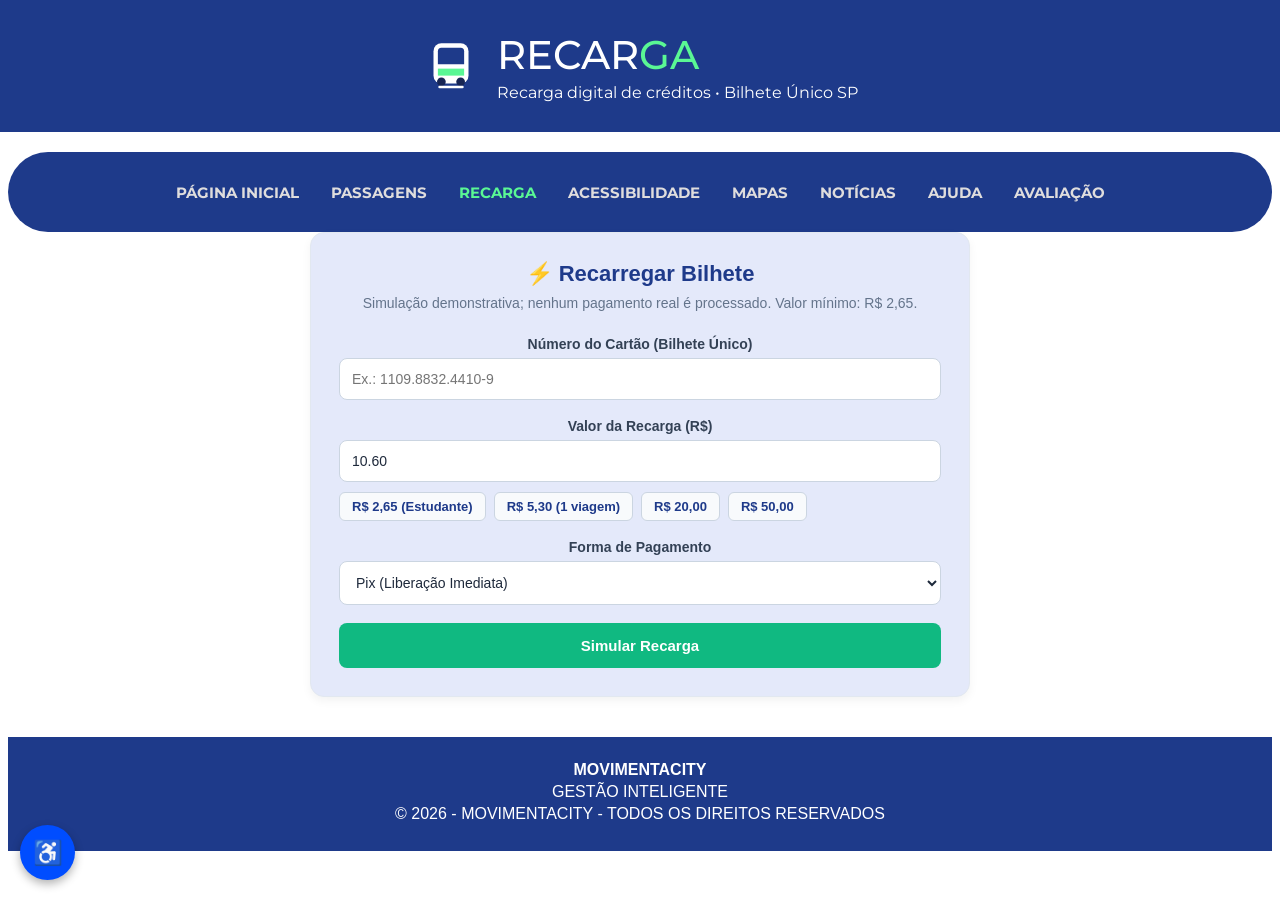
<file: recarga.html>
<!DOCTYPE html>
<html lang="pt-BR">
<head>
    <meta charset="UTF-8">
    <meta name="viewport" content="width=device-width, initial-scale=1.0">
    <title>Recarga de Créditos - Transporte Acessível</title>
    <link rel="stylesheet" href="./css/noterecarga.css">
    <link rel="stylesheet" href="./css/STYLE.CSS">
    <link rel="stylesheet" href="./css/menu.css">
    <link rel="preconnect" href="https://fonts.googleapis.com">
    <link href="https://fonts.googleapis.com/css2?family=Montserrat+Alternates:ital,wght@0,100;0,200;0,300;0,400;0,500;0,600;0,700;0,800;0,900;1,100;1,200;1,300;1,400;1,500;1,600;1,700;1,800;1,900&family=Montserrat:ital,wght@0,100..900;1,100..900&display=swap" rel="stylesheet">
</head>
<body>
    <header class="cabecalho cabecalho-ponta">
        <div class="titulo-cabecalho">
            <img class="icone-onibus" src="./images/onibus.svg" alt="Símbolo de ônibus">
            <div class="texto-cabecalho">
                <h1 class="titulo-cabecalho-pagina">RECAR<span>GA</span></h1>
                <p>Recarga digital de créditos • Bilhete Único SP</p>
            </div>
        </div>
    </header>

    <div class="main-1">
        <nav class="menu-principal" aria-label="Navegação principal">
            <a href="index.html">PÁGINA INICIAL</a>
            <a href="PASSAGENSETARIFAS.HTML">PASSAGENS</a>
            <a href="recarga.html" aria-current="page">RECARGA</a>
            <a href="COMOVIAJAR.HTML">ACESSIBILIDADE</a>
            <a href="MAPAS.HTML">MAPAS</a>
            <a href="notificacoes.html">NOTÍCIAS</a>
            <a href="AJUDA.HTML#ajuda-conteudo">AJUDA</a>
            <a href="FEEDBACK.HTML#feedback-conteudo">AVALIAÇÃO</a>
        </nav>
    </div>

    <main id="recarga-conteudo" class="container-recarga">
        <section class="card-branco card-recarga">
            <h2 class="titulo-padrao">⚡ Recarregar Bilhete</h2>
            <p class="subtitulo-padrao">Simulação demonstrativa; nenhum pagamento real é processado. Valor mínimo: R$ 2,65.</p>

            <form id="form-recarga" onsubmit="event.preventDefault(); processarRecarga();">
                <div class="campo-form">
                    <label for="num-cartao">Número do Cartão (Bilhete Único)</label>
                    <input type="text" id="num-cartao" class="input-padrao" placeholder="Ex.: 1109.8832.4410-9" required>
                </div>

                <div class="campo-form">
                    <label for="valor-recarga">Valor da Recarga (R$)</label>
                    <input type="number" id="valor-recarga" class="input-padrao" step="0.05" min="2.65" value="10.60" required>
                    <div class="atalhos-valores" aria-label="Valores rápidos">
                        <button type="button" class="btn-atalho" onclick="definirValor(2.65)">R$ 2,65 (Estudante)</button>
                        <button type="button" class="btn-atalho" onclick="definirValor(5.30)">R$ 5,30 (1 viagem)</button>
                        <button type="button" class="btn-atalho" onclick="definirValor(20.00)">R$ 20,00</button>
                        <button type="button" class="btn-atalho" onclick="definirValor(50.00)">R$ 50,00</button>
                    </div>
                </div>

                <div class="campo-form">
                    <label for="metodo-pgto">Forma de Pagamento</label>
                    <select id="metodo-pgto" class="input-padrao">
                        <option value="Pix (Liberação Imediata)">Pix (Liberação Imediata)</option>
                        <option value="Cartão de Crédito">Cartão de Crédito</option>
                        <option value="Cartão de Débito">Cartão de Débito</option>
                    </select>
                </div>

                <button type="submit" class="btn-verde">Simular Recarga</button>
            </form>
        </section>
    </main>

    <script>
        function definirValor(valor) {
            document.getElementById('valor-recarga').value = valor.toFixed(2);
        }

        function processarRecarga() {
            const valor = Number.parseFloat(document.getElementById('valor-recarga').value);
            const cartao = document.getElementById('num-cartao').value.trim();
            const metodo = document.getElementById('metodo-pgto').value;

            if (!Number.isFinite(valor) || valor < 2.65) {
                alert('O valor mínimo para recarga é de R$ 2,65.');
                return;
            }

            alert(
                'Simulação de recarga de R$ ' + valor.toFixed(2).replace('.', ',') +
                ' para o cartão ' + cartao + ' via ' + metodo +
                '. Nenhum pagamento foi realizado.'
            );
        }
    </script>

    <footer>
        <div>
            <h4>MOVIMENTACITY</h4>
            <p>GESTÃO INTELIGENTE</p>
            <p>&copy; 2026 - MOVIMENTACITY - TODOS OS DIREITOS RESERVADOS</p>
        </div>
    </footer>

    <script src="js/acessibilidade.js"></script>
</body>
</html>
</file>
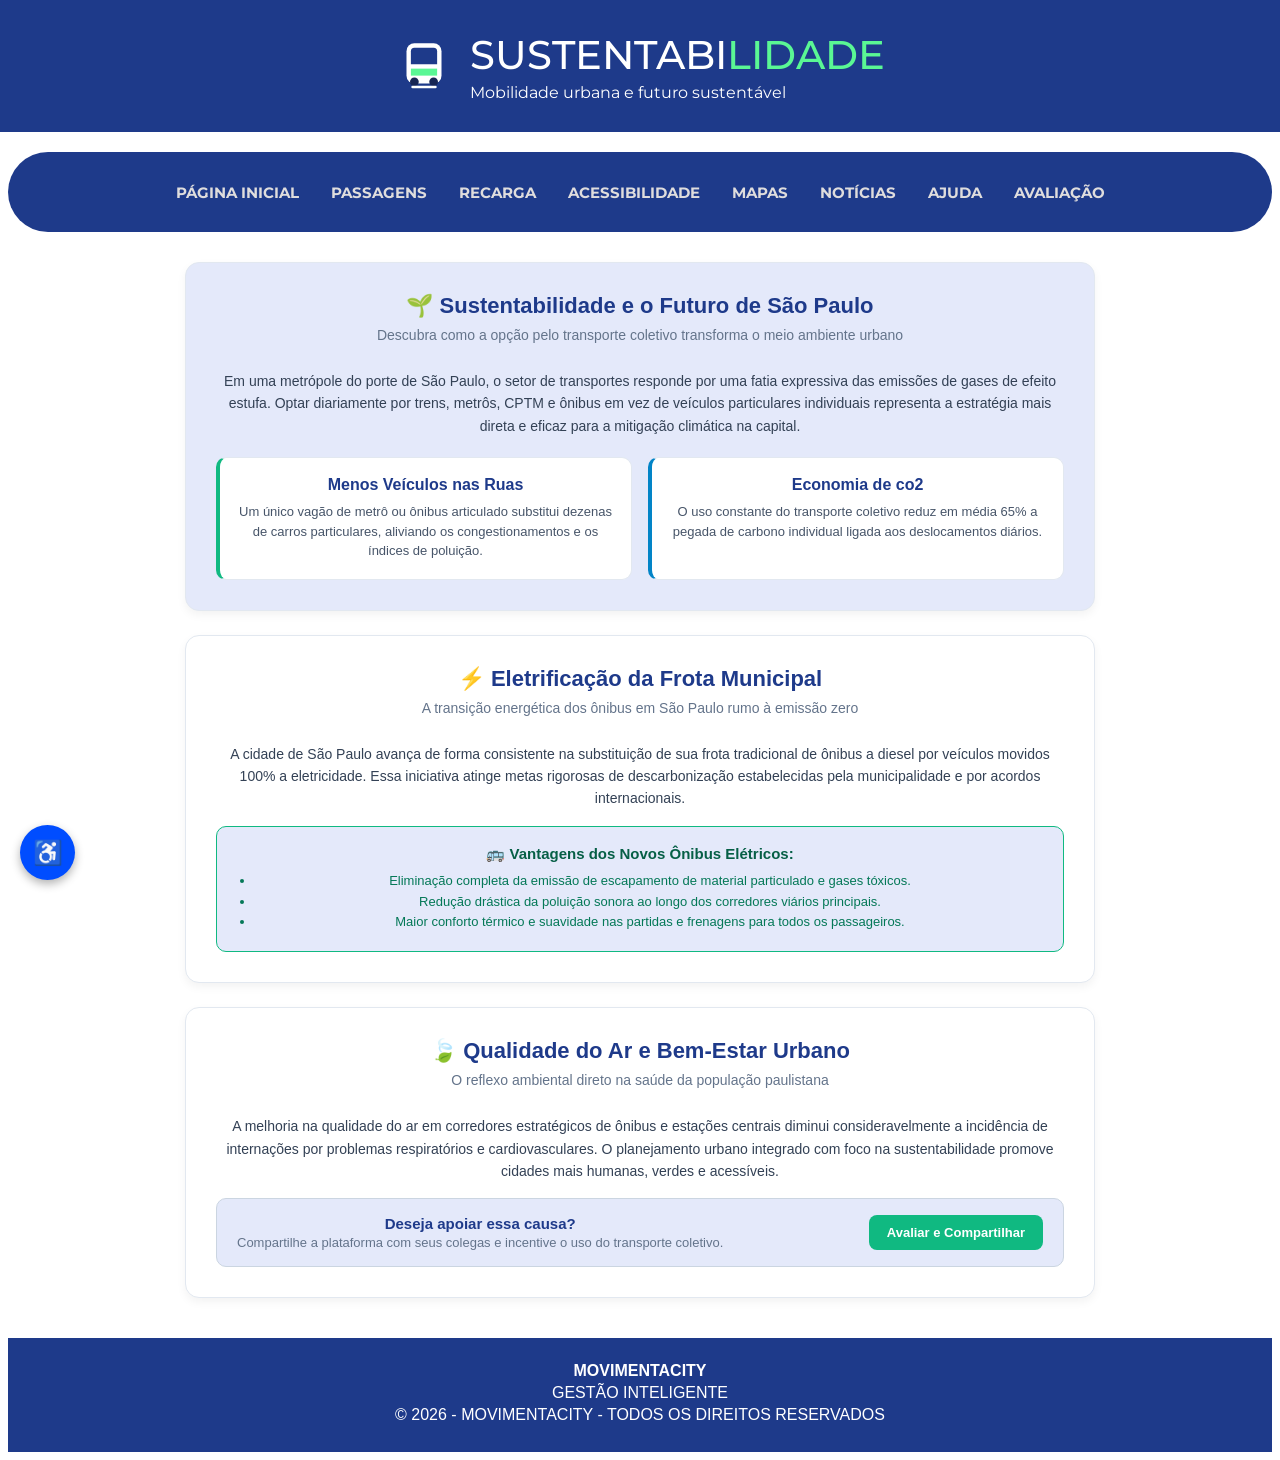
<file: sustentabilidade.html>
<!DOCTYPE html>
<html lang="pt-BR">
<head>
    <meta charset="UTF-8">
    <meta name="viewport" content="width=device-width, initial-scale=1.0">
    <title>Sustentabilidade - Transporte Acessível</title>
    <link rel="stylesheet" href="./css/STYLE.CSS">
    <link rel="stylesheet" href="./css/menu.css">
    <link rel="stylesheet" href="./css/sustentabilidade.css">
    <link rel="preconnect" href="https://fonts.googleapis.com">
    <link href="https://fonts.googleapis.com/css2?family=Montserrat+Alternates:ital,wght@0,100;0,200;0,300;0,400;0,500;0,600;0,700;0,800;0,900;1,100;1,200;1,300;1,400;1,500;1,600;1,700;1,800;1,900&family=Montserrat:ital,wght@0,100..900;1,100..900&display=swap" rel="stylesheet">
</head>
<body>
    <header class="cabecalho cabecalho-ponta">
        <div class="titulo-cabecalho">
            <img class="icone-onibus" src="./images/onibus.svg" alt="Símbolo de ônibus">
            <div class="texto-cabecalho">
                <h1 class="titulo-cabecalho-pagina">SUSTENTABI<span>LIDADE</span></h1>
                <p>Mobilidade urbana e futuro sustentável</p>
            </div>
        </div>
    </header>

    <div class="main-1">
        <nav class="menu-principal" aria-label="Navegação principal">
            <a href="index.html">PÁGINA INICIAL</a>
            <a href="PASSAGENSETARIFAS.HTML">PASSAGENS</a>
            <a href="recarga.html">RECARGA</a>
            <a href="COMOVIAJAR.HTML">ACESSIBILIDADE</a>
            <a href="MAPAS.HTML">MAPAS</a>
            <a href="notificacoes.html">NOTÍCIAS</a>
            <a href="AJUDA.HTML#ajuda-conteudo">AJUDA</a>
            <a href="FEEDBACK.HTML#feedback-conteudo">AVALIAÇÃO</a>
        </nav>
    </div>

    <main class="container-sustentabilidade">
        <!-- Bloco 1: Visão Geral e Redução de CO2 -->
        <section class="card-branco card-sustentabilidade-destaque">
          <h2 class="titulo-padrao">🌱 Sustentabilidade e o Futuro de São Paulo</h2>
          <p class="subtitulo-padrao">Descubra como a opção pelo transporte coletivo transforma o meio ambiente urbano</p>
          
          <p style="font-size: 14px; color: #334155; line-height: 1.6; margin-bottom: 16px;">
            Em uma metrópole do porte de São Paulo, o setor de transportes responde por uma fatia expressiva das emissões de gases de efeito estufa. Optar diariamente por trens, metrôs, CPTM e ônibus em vez de veículos particulares individuais representa a estratégia mais direta e eficaz para a mitigação climática na capital.
          </p>

          <div style="display: grid; grid-template-columns: repeat(auto-fit, minmax(260px, 1fr)); gap: 16px; margin-top: 20px;">
            <div style="background: #ffffff; border: 1px solid #e2e8f0; border-left: 4px solid #10b981; padding: 18px; border-radius: 10px;">
              <h3 style="margin: 0 0 8px 0; font-size: 16px; color: #1e3a8a;">Menos Veículos nas Ruas</h3>
              <p style="margin: 0; font-size: 13px; color: #475569; line-height: 1.5;">Um único vagão de metrô ou ônibus articulado substitui dezenas de carros particulares, aliviando os congestionamentos e os índices de poluição.</p>
            </div>

            <div style="background: #ffffff; border: 1px solid #e2e8f0; border-left: 4px solid #0284c7; padding: 18px; border-radius: 10px;">
              <h3 style="margin: 0 0 8px 0; font-size: 16px; color: #1e3a8a;">Economia de co2</h3>
              <p style="margin: 0; font-size: 13px; color: #475569; line-height: 1.5;">O uso constante do transporte coletivo reduz em média 65% a pegada de carbono individual ligada aos deslocamentos diários.</p>
            </div>
          </div>
        </section>

        <!-- Bloco 2: Eletrificação da Frota de Ônibus em SP -->
        <section class="card-branco">
          <h2 class="titulo-padrao">⚡ Eletrificação da Frota Municipal</h2>
          <p class="subtitulo-padrao">A transição energética dos ônibus em São Paulo rumo à emissão zero</p>

          <p style="font-size: 14px; color: #334155; line-height: 1.6; margin-bottom: 16px;">
            A cidade de São Paulo avança de forma consistente na substituição de sua frota tradicional de ônibus a diesel por veículos movidos 100% a eletricidade. Essa iniciativa atinge metas rigorosas de descarbonização estabelecidas pela municipalidade e por acordos internacionais.
          </p>

          <div style="background: #e4e9fa; border: 1px solid #10b981; padding: 18px; border-radius: 10px; display: flex; flex-direction: column; gap: 8px;">
            <strong style="color: #065f46; font-size: 15px;">🚌 Vantagens dos Novos Ônibus Elétricos:</strong>
            <ul style="margin: 0; padding-left: 20px; font-size: 13px; color: #047857; line-height: 1.6;">
              <li>Eliminação completa da emissão de escapamento de material particulado e gases tóxicos.</li>
              <li>Redução drástica da poluição sonora ao longo dos corredores viários principais.</li>
              <li>Maior conforto térmico e suavidade nas partidas e frenagens para todos os passageiros.</li>
            </ul>
          </div>
        </section>

        <!-- Bloco 3: Qualidade do Ar e Impacto na Saúde Pública -->
        <section class="card-branco">
          <h2 class="titulo-padrao">🍃 Qualidade do Ar e Bem-Estar Urbano</h2>
          <p class="subtitulo-padrao">O reflexo ambiental direto na saúde da população paulistana</p>

          <p style="font-size: 14px; color: #334155; line-height: 1.6; margin-bottom: 16px;">
            A melhoria na qualidade do ar em corredores estratégicos de ônibus e estações centrais diminui consideravelmente a incidência de internações por problemas respiratórios e cardiovasculares. O planejamento urbano integrado com foco na sustentabilidade promove cidades mais humanas, verdes e acessíveis.
          </p>

          <div style="display: flex; justify-content: space-between; align-items: center; background: #e4e9fa; border: 1px solid #cbd5e1; padding: 16px 20px; border-radius: 10px; flex-wrap: wrap; gap: 12px;">
            <div>
              <strong style="color: #1e3a8a; font-size: 15px;">Deseja apoiar essa causa?</strong>
              <p style="margin: 2px 0 0 0; font-size: 13px; color: #64748b;">Compartilhe a plataforma com seus colegas e incentive o uso do transporte coletivo.</p>
            </div>
            <a href="FEEDBACK.HTML#feedback-conteudo" style="background-color: #10b981; color: white; padding: 10px 18px; border-radius: 8px; text-decoration: none; font-size: 13px; font-weight: 600;">Avaliar e Compartilhar</a>
          </div>
        </section>
    </main>

    <footer>
        <div>
            <h4>MOVIMENTACITY</h4>
            <p>GESTÃO INTELIGENTE</p>
            <p>&copy; 2026 - MOVIMENTACITY - TODOS OS DIREITOS RESERVADOS</p>
        </div>
    </footer>

    <script src="js/acessibilidade.js"></script>
</body>
</html>
</file>
<file: css/STYLE.CSS>
/*  ESTILOS GERAIS */

body {
    min-height: 100vh;
    text-align: center;
    background-color: #ffffff;
}

footer {
    box-sizing: border-box;
    width: 100%;
    margin-top: 2rem;
    padding: 1.5rem;
    background-color: #1e3a8a;
    color: #ffffff;
    text-align: center;
}

footer h4 {
    margin: 0 0 4px;
}

footer p {
    margin: 4px 0;
}


/* CABEÇALHO */

header {
    text-align: center;
    font-family: 'montserrat', sans-serif;
    background-color: rgb(30, 58, 138);
    box-sizing: border-box;
    padding: 30px;
    color: #ffffff;

}

.cabecalho-ponta {
    margin: -8px -8px 0;
}

.titulo-cabecalho {
    display: flex;
    align-items: center;
    justify-content: center;
    gap: 18px;
    text-align: left;
}

.icone-onibus {
    width: 56px;
    height: auto;
    flex: 0 0 auto;
}

.texto-cabecalho {
    text-align: left;
}

.texto-cabecalho h1 {
    margin: 0 0 4px;
}

.texto-cabecalho h1.titulo-cabecalho-pagina {
    font-size: 2.5rem;
    font-weight: 500;
}

.texto-cabecalho h1 span {
    color: #5af794;
}

.texto-cabecalho p {
    margin: 0;
}

@media (max-width: 480px) {
   
    .icone-onibus {
        width: 44px;
    }

    .texto-cabecalho h1 {
        color: #526078;
        font-size: clamp(1.25rem, 7vw, 1.8rem);
    }

    .texto-cabecalho h1.titulo-cabecalho-pagina {
        font-size: clamp(1.25rem, 7vw, 1.8rem);
    }

    .texto-cabecalho p {
        color: #526078;
        font-size: 0.85rem;
    }
}

/*  INTRODUÇÃO */

.hero {
    text-align: center;
    margin-top: 4rem;
    color: #526078; 
    
}

.hero h2 {
    color: #15285c;
    font-weight: 1000;
    font-family:'montserrat', sans-serif;
    font-size: 2.5rem;
}

/* CAIXAS */


.introducao {
    margin: 2rem;
    padding: 0 1rem;
}
.introducao-principal {
    box-sizing: border-box;
    width: calc(100% - 2rem);
    max-width: 1100px;
    margin: 2rem auto;
    padding: 2rem;
    border-radius: 14px;
    background-color: #e4e9fa;
}
.introducao-principal .hero {
    margin-top: 0;
}
.introducao-principal .cards-container {
    margin: 2rem 0 0;
    display: flex;
    gap: 24px;
    flex-wrap: wrap;
}
.card {
    flex: 1;
    min-width: 200px;
    background: #e4e9fa;
    padding: 1.5rem;
    border-left: 4px solid #10b981;
    border-radius: 6px;
}
.introducao-principal .card {
    background: #ffffff;
}

.card h3 {
    color: #1e3a8a;
    margin-top: 0;
    margin-bottom: 0.5rem;
    font-family: 'montserrat', sans-serif;
    font-weight: 600;
}


.caixa {
    text-align: center;
    margin-top: 5rem;
    background-color:  var(--fundo-site);
}

.caixa h1 {
   color: #0e2464;
    font-weight: 1000;
    font-family:'montserrat', sans-serif;
    font-size: 2.5rem;
}


.funcion {
   
    margin: 2rem auto;
    padding: 0 1rem;
    max-width: 1100px;
}
.funcao {
    margin: 5rem;
    display: flex;
    gap: 40px;
    flex-wrap: wrap;
}
.fun {
    flex: 1;
    min-width: 250px;
    background: #e4e9fa;
    padding: 1.5rem;
    border-radius: 6px;
    text-align: left;
    transition: transform 250ms ease, box-shadow 250ms ease;
}

.fun-link {
    display: block;
    color: inherit;
    text-decoration: none;
}

.fun-link:hover,
.fun-link:focus-visible {
    color: inherit;
    text-decoration: none;
}

.fun:hover {
    transform: translateY(-6px);
    box-shadow: 0 8px 18px rgba(5, 23, 71, 0.18);
}

.fun h3 {
    color: #051747;
    margin-bottom: 0.5rem;
    font-weight: 700;
    font-family: 'montserrat', sans-serif;
    padding-top: 1.5rem     ;
}

.fun h4 {
    color: #1e3a8a;
    margin-bottom: 1.5rem;
    
}


/* RODAPÉ */

footer {
    text-align: center;
    padding: 1.5rem;
    background-color: #1e3a8a;
    color: white;
    margin-top: 2rem;
}
</file>
<file: css/menu.css>
.main-1 {
    margin-top: 20px;
    padding: 20px 0;
    border-radius: 50px;
    background-color: rgb(30, 58, 138);
    text-align: center;
}

.menu-principal {
    display: flex;
    flex-wrap: wrap;
    align-items: center;
    justify-content: center;
    gap: 4px 8px;
}

.menu-principal a {
    display: inline-flex;
    min-height: 40px;
    align-items: center;
    justify-content: center;
    padding: 0 12px;
    background: transparent;
    color: #dfdddd;
    font-family: 'montserrat', sans-serif;
    font-size: 15px;
    font-weight: 700;
    text-decoration: none;
    cursor: pointer;
    transition: transform 0.2s ease, text-shadow 0.2s ease;
    white-space: nowrap;
}

.menu-principal a:hover {
    transform: translateY(-4px) scale(1.05);
    text-shadow: 0 0 10px rgba(255, 255, 255, 0);
}

.menu-principal a:visited {
    color: #ffffff;
}

.menu-principal a[aria-current="page"] {
    color: #5af794;
}

.menu-principal a:focus-visible {
    outline: 2px solid #5af794;
    outline-offset: 3px;
}

@media (max-width: 640px) {
    .menu-principal {
        gap: 2px 4px;
    }

    .menu-principal a {
        min-height: 36px;
        padding: 0 8px;
        font-size: 13px;
    }
}
</file>
<file: css/AJUDA.CSS>
/* AJUDA */

.container-ajuda {
  max-width: 1000px;
  margin: 30px auto;
  display: flex;
  flex-direction: column;
  gap: 30px;
  font-family: 'Segoe UI', Tahoma, Geneva, Verdana, sans-serif;
}

/* faq */


.secao-faq {
  background-color: #e4e9fa;
  padding: 28px;
  border-radius: 14px;
  box-shadow: 0 4px 10px rgba(0, 0, 0, 0.05);
}

.cabecalho-secao {
  text-align: center;
  margin-bottom: 20px;
}

.cabecalho-secao h2 {
  color: #15285c;
  font-size: 22px;
  font-weight: 1000;
  font-family: 'Montserrat', sans-serif;
  margin: 0 0 6px 0;
}

.cabecalho-secao p {
  color: #64748b;
  font-size: 14px;
  margin: 0;
}

.lista-perguntas {
  display: flex;
  flex-direction: column;
  gap: 12px;
}

.item-faq {
  background-color: #ffffff;
  border: 1px solid #e2e8f0;
  border-left: 4px solid #10b981;
  border-radius: 8px;
  padding: 14px 18px;
  transition: box-shadow 0.2s;
}

.item-faq[open] {
  box-shadow: 0 4px 12px rgba(16, 185, 129, 0.12);
}

.item-faq summary {
  font-weight: 600;
  color: #0f172a;
  font-size: 15px;
  cursor: pointer;
  list-style: none;
  display: flex;
  justify-content: space-between;
  align-items: center;
}

.item-faq summary::after {
  content: "+";
  font-size: 20px;
  color: #10b981;
  font-weight: bold;
}

.item-faq[open] summary::after {
  content: "−";
}

.item-faq p {
  margin: 12px 0 0 0;
  font-size: 14px;
  color: #475569;
  line-height: 1.6;
  border-top: 1px solid #f1f5f9;
  padding-top: 10px;
}

/*  Formulário  */

.grid-suporte-inferior {
  display: grid;
  grid-template-columns: 1.2fr 1fr;
  gap: 24px;
}

.card-formulario {
  background-color: #f8fafc;
  padding: 24px;
  border-radius: 14px;
  box-shadow: 0 4px 10px rgba(0, 0, 0, 0.05);
}

.card-formulario h3 {
  color: #15285c;
  font-weight: 1000;
  font-family: 'Montserrat', sans-serif;
  margin: 0 0 6px 0;
  font-size: 18px;
}

.card-formulario p {
  color: #64748b;
  font-size: 13px;
  margin: 0 0 18px 0;
}

.campo-form {
  display: flex;
  flex-direction: column;
  gap: 6px;
  margin-bottom: 14px;
}

.campo-form label {
  font-size: 13px;
  font-weight: 600;
  color: #334155;
}

.campo-form input,
.campo-form select,
.campo-form textarea {
  padding: 10px 12px;
  border: 1px solid #cbd5e1;
  border-radius: 8px;
  font-size: 14px;
  font-family: inherit;
  outline: none;
  background-color: #ffffff;
}

.campo-form input:focus,
.campo-form select:focus,
.campo-form textarea:focus {
  border-color: #1e3a8a;
}

.btn-enviar-ajuda {
  width: 100%;
  background-color: #1e3a8a;
  color: #ffffff;
  border: none;
  padding: 12px;
  border-radius: 8px;
  font-size: 14px;
  font-weight: 600;
  cursor: pointer;
  transition: background-color 0.2s;
}

.btn-enviar-ajuda:hover {
  background-color: #1d4ed8;
}

/* Coluna Direita: Canais */
.coluna-canais {
  display: flex;
  flex-direction: column;
  gap: 14px;
}

.card-canal {
  background-color: #ffffff;
  padding: 16px 18px;
  border-radius: 12px;
  box-shadow: 0 4px 8px rgba(0, 0, 0, 0.04);
  border: 1px solid #e2e8f0;
}

.destaque-verde { border-left: 5px solid #10b981; }
.destaque-azul { border-left: 5px solid #1e3a8a; }
.destaque-alerta { border-left: 5px solid #ef4444; }

.tag-canal {
  font-size: 10px;
  font-weight: bold;
  color: #64748b;
  letter-spacing: 0.5px;
}

.card-canal h4 {
  margin: 4px 0;
  font-size: 15px;
  color: #0f172a;
}

.numero-destaque {
  font-size: 18px;
  font-weight: 700;
  color: #1e3a8a;
  margin: 2px 0 6px 0;
}

.card-canal p:last-child {
  margin: 0;
  font-size: 12px;
  color: #475569;
  line-height: 1.4;
}
</file>
<file: css/stylebutton1.css>
body {
    min-height: 100vh;
    padding: 0;
    box-sizing: border-box;
    font-family: 'Montserrat', sans-serif;
    color: #1e293b;
}

.conteudo-acessibilidade {
    width: 100%;
    max-width: 1200px;
    gap: 22px;
    margin: 28px auto 40px;
}

.secao-apresentacao,
.container-explicativo {
    box-sizing: border-box;
    padding: 26px;
    border-radius: 22px;
    background-color: #e4e9fa;
}

.titulo-com-simbolo {
    display: flex;
    align-items: center;
    justify-content: center;
    flex-wrap: wrap;
    gap: 12px;
    margin-bottom: 18px;
    color: #15285c;
    text-align: center;
}

.titulo-com-simbolo h2 {
    margin: 0;
    font-size: clamp(1.3rem, 2.5vw, 1.8rem);
    font-weight: 1000;
    font-family: 'Montserrat', sans-serif;
}

.icone-titulo {
    display: grid;
    flex: 0 0 42px;
    width: 42px;
    height: 42px;
    place-items: center;
    color: #15285c;
    font-size: 21px;
}

.bloco-texto-institucional {
    padding: 20px 24px;
    border: 1px solid #dbeafe;
    border-radius: 12px;
    background-color: #ffffff;
    color: #1e293b;
    font-size: 0.95rem;
    line-height: 1.7;
    text-align: left;
    box-shadow: 0 4px 10px rgba(5, 23, 71, 0.06);
}

.bloco-texto-institucional p {
    margin: 0 0 12px;
}

.bloco-texto-institucional p:last-child {
    margin-bottom: 0;
}

.container-explicativo {
    display: flex;
    flex-direction: column;
    gap: 22px;
}

.titulo-secao {
    color: #15285c;
    text-align: center;
}

.titulo-secao h2 {
    margin: 0 0 6px;
    font-size: clamp(1.25rem, 2.5vw, 1.6rem);
    font-weight: 1000;
    font-family: 'Montserrat', sans-serif;
}

.titulo-secao p {
    margin: 0;
    color: #526078;
    font-size: 0.95rem;
    line-height: 1.6;
}

.grid-pilares {
    display: grid;
    grid-template-columns: repeat(auto-fit, minmax(min(100%, 260px), 1fr));
    gap: 18px;
}

.card-pilar {
    display: flex;
    flex-direction: column;
    gap: 10px;
    padding: 22px;
    border: 1px solid #dbeafe;
    border-top: 4px solid #1e3a8a;
    border-radius: 12px;
    background-color: #ffffff;
    box-shadow: 0 4px 10px rgba(5, 23, 71, 0.06);
    transition: transform 200ms ease, box-shadow 200ms ease;
}

.card-pilar:hover {
    transform: translateY(-3px);
    box-shadow: 0 8px 18px rgba(5, 23, 71, 0.12);
}

.icone-pilar {
    color: #1e3a8a;
    font-size: 28px;
}

.card-pilar h3 {
    margin: 0;
    color: #1e3a8a;
    font-size: 1rem;
}

.card-pilar p {
    margin: 0;
    color: #475569;
    font-size: 0.9rem;
    line-height: 1.65;
}

.bloco-ajuda-acessibilidade {
    box-sizing: border-box;
    padding: 24px;
    border-radius: 16px;
    background-color: #1e3a8a;
    color: #ffffff;
    text-align: center;
}

.ajuda-titulo h2 {
    margin: 0 0 6px;
    font-size: 1.25rem;
}

.ajuda-titulo p {
    margin: 0 0 18px;
    color: #e0e7ff;
    font-size: 0.9rem;
    line-height: 1.6;
}

.grid-contatos {
    display: grid;
    grid-template-columns: repeat(2, minmax(0, 1fr));
    gap: 14px;
}

.card-contato {
    display: flex;
    flex-direction: column;
    gap: 6px;
    padding: 16px;
    border: 1px solid #dbeafe;
    border-radius: 10px;
    background-color: #ffffff;
    color: #1e3a8a;
    text-align: left;
}

.card-contato strong {
    font-size: 0.9rem;
}

.card-contato span,
.card-contato a {
    color: #526078;
    font-size: 0.85rem;
    line-height: 1.5;
}

.card-contato a:focus-visible {
    outline: 3px solid #2563eb;
    outline-offset: 3px;
}

footer {
    margin-top: 2rem;
    padding: 1.5rem;
    background-color: #1e3a8a;
    color: #ffffff;
    text-align: center;
}

footer p {
    margin: 4px 0;
}

@media (max-width: 760px) {
    .secao-apresentacao,
    .container-explicativo {
        padding: 20px;
    }

    .grid-contatos {
        grid-template-columns: minmax(0, 1fr);
    }
}

@media (max-width: 480px) {
    .conteudo-acessibilidade {
        gap: 16px;
        margin-top: 20px;
    }

    .secao-apresentacao,
    .container-explicativo {
        padding: 16px;
        border-radius: 18px;
    }

    .bloco-texto-institucional,
    .bloco-ajuda-acessibilidade {
        padding: 18px;
    }
}

@media (prefers-reduced-motion: reduce) {
    .card-pilar,
    .card-pilar:hover {
        transition: none;
        transform: none;
    }
}
</file>
<file: css/FEEDBACK.CSS>
body {
    min-height: 100vh;
    color: #1e293b;
    font-family: 'Segoe UI', Tahoma, Geneva, Verdana, sans-serif;
}

.pagina-container {
    display: flex;
    box-sizing: border-box;
    flex-direction: column;
    gap: 30px;
    width: 100%;
    max-width: 990px;
    margin: 30px auto 40px;
    padding: 0 20px;
}

.card-branco {
    padding: 30px;
    border: 1px solid #e2e8f0;
    border-radius: 14px;
    background-color: #ffffff;
    box-shadow: 0 4px 10px rgba(0, 0, 0, 0.05);
}

#feedback-conteudo > .card-branco {
    background-color: #e4e9fa;
}

.titulo-padrao {
    margin: 0 0 6px;
    color: #1e3a8a;
    font-size: 22px;
    font-weight: 700;
}

.subtitulo-padrao {
    margin: 0 0 24px;
    color: #64748b;
    font-size: 14px;
    line-height: 1.5;
}

.campo-form {
    margin-bottom: 20px;
}

.campo-form label {
    display: block;
    margin-bottom: 8px;
    color: #334155;
    font-size: 14px;
    font-weight: 600;
}

.input-padrao {
    box-sizing: border-box;
    width: 100%;
    padding: 12px;
    border: 1px solid #cbd5e1;
    border-radius: 8px;
    background-color: #ffffff;
    color: #1e293b;
    font: inherit;
    font-size: 14px;
    outline: none;
}

.input-padrao:focus-visible {
    border-color: #1e3a8a;
    outline: 2px solid rgba(30, 58, 138, 0.2);
    outline-offset: 1px;
}

.controle-nota {
    display: flex;
    align-items: center;
    gap: 15px;
    margin-top: 10px;
}

.input-nota {
    padding: 0;
    accent-color: #10b981;
}

.display-nota {
    min-width: 35px;
    color: #1e3a8a;
    font-size: 26px;
    font-weight: 800;
    text-align: center;
}

.btn-verde {
    width: 100%;
    padding: 14px;
    border: 0;
    border-radius: 8px;
    background-color: #10b981;
    color: #ffffff;
    font: inherit;
    font-size: 15px;
    font-weight: 600;
    cursor: pointer;
    transition: background-color 0.2s ease;
}

.btn-verde:hover {
    background-color: #059669;
}

.btn-verde:focus-visible {
    outline: 3px solid #1e3a8a;
    outline-offset: 3px;
}

.grid-feedbacks {
    display: grid;
    grid-template-columns: repeat(auto-fit, minmax(min(100%, 280px), 1fr));
    gap: 16px;
    margin-top: 15px;
}

.card-feedback-item {
    display: flex;
    flex-direction: column;
    gap: 8px;
    padding: 18px;
    border: 1px solid #e2e8f0;
    border-left: 4px solid #10b981;
    border-radius: 10px;
    background-color: #ffffff;
}

.topo-feedback {
    display: flex;
    align-items: center;
    justify-content: space-between;
    gap: 10px;
}

.nome-usuario {
    color: #0f172a;
    font-size: 14px;
    font-weight: 700;
}

.nota-badge {
    padding: 2px 8px;
    border-radius: 6px;
    background-color: #1e3a8a;
    color: #ffffff;
    font-size: 12px;
    font-weight: 700;
    white-space: nowrap;
}

.comentario-texto {
    margin: 0;
    color: #475569;
    font-size: 13px;
    line-height: 1.5;
}

.data-feedback {
    color: #64748b;
    font-size: 11px;
    text-align: right;
}

.card-divulgacao {
    border-top: 4px solid #10b981;
    text-align: center;
}

.box-copiar-link {
    display: flex;
    gap: 10px;
    max-width: 520px;
    margin: 0 auto 16px;
}

.input-link {
    flex: 1;
    min-width: 0;
    margin-top: 0;
    background-color: #f8fafc;
    color: #475569;
    font-family: monospace;
}

.btn-primario {
    display: inline-flex;
    align-items: center;
    justify-content: center;
    padding: 12px 20px;
    border: 0;
    border-radius: 8px;
    background-color: #1e3a8a;
    color: #ffffff;
    font-size: 14px;
    font-weight: 600;
    text-decoration: none;
    white-space: nowrap;
    cursor: pointer;
    transition: background-color 0.2s ease;
}

.btn-primario:hover {
    background-color: #1d4ed8;
}

.btn-primario:focus-visible,
.btn-secundario:focus-visible {
    outline: 3px solid #10b981;
    outline-offset: 3px;
}

.atalho-divulgacao {
    display: flex;
    flex-direction: column;
    align-items: center;
    gap: 12px;
    text-align: center;
}

.atalho-divulgacao .titulo-padrao,
.atalho-divulgacao .subtitulo-padrao {
    margin-bottom: 0;
}

.botoes-sociais {
    display: flex;
    flex-wrap: wrap;
    justify-content: center;
    gap: 12px;
}

.botoes-sociais .btn-verde {
    width: auto;
    padding: 10px 20px;
    font-size: 14px;
}

.btn-secundario {
    padding: 10px 20px;
    border: 1px solid #cbd5e1;
    border-radius: 8px;
    background-color: #f1f5f9;
    color: #1e3a8a;
    font-size: 14px;
    font-weight: 600;
    cursor: pointer;
    transition: background-color 0.2s ease;
}

.btn-secundario:hover {
    background-color: #e2e8f0;
}

@media (max-width: 640px) {
    .pagina-container {
        margin-top: 24px;
        padding: 0 14px;
    }

    .card-branco {
        padding: 22px;
    }

    .box-copiar-link {
        flex-direction: column;
    }
}

@media (prefers-reduced-motion: reduce) {
    .btn-verde,
    .btn-primario,
    .btn-secundario {
        transition: none;
    }
}
</file>
<file: css/mapas.css>
.secao-mapa {
    box-sizing: border-box;
    width: 100%;
    max-width: 1040px;
    margin: 28px auto 40px;
    padding: 30px;
    border-radius: 25px;
    background-color: rgb(30, 58, 138);
    color: #ffffff;
    font-family: 'Montserrat', sans-serif;
    box-shadow: 0 4px 15px rgba(0, 0, 0, 0.15);
}

.cabecalho-mapa {
    margin-bottom: 20px;
    padding: 22px 24px;
    border-left: 5px solid #5af794;
    border-radius: 14px;
    background-color: rgba(255, 255, 255, 0.12);
    text-align: left;
}

.rotulo-mapa {
    display: inline-block;
    margin-bottom: 8px;
    color: #5af794;
    font-size: 0.8rem;
    font-weight: 700;
    letter-spacing: 0.12em;
    text-transform: uppercase;
}

.cabecalho-mapa h2 {
    margin: 0 0 10px;
    color: #ffffff;
    font-family: 'Montserrat', sans-serif;
    font-size: 2rem;
    font-weight: 1000;
    line-height: 1.25;
}

.cabecalho-mapa p {
    max-width: 760px;
    margin: 0;
    color: #e0f2fe;
    font-size: 1rem;
    line-height: 1.6;
}

.container-mapa-duplo {
    display: grid;
    grid-template-columns: minmax(260px, 0.8fr) minmax(0, 1.7fr);
    gap: 20px;
    align-items: stretch;
}

.painel-rotas {
    flex: 1;
    display: flex;
    flex-direction: column;
    justify-content: space-between;
    gap: 12px;
    min-width: 0;
    padding: 18px;
    border-radius: 12px;
    background-color: rgba(255, 255, 255, 0.12);
    color: #ffffff;
    text-align: left;
}

.painel-rotas h3 {
    margin: 0 0 2px;
    color: #ffffff;
    font-size: 1.2rem;
    font-weight: 600;
}

.lista-cards {
    display: flex;
    flex-direction: column;
    gap: 10px;
}

.card-conexao {
    padding: 1.5rem;
    border-left: 4px solid #10b981;
    border-radius: 6px;
    background-color: #e4e9fa;
    color: #15285c;
}

.topo-card {
    display: flex;
    justify-content: space-between;
    align-items: flex-start;
    gap: 10px;
    margin-bottom: 6px;
    font-size: 1rem;
}

.topo-card strong {
    min-width: 0;
    color: #1e3a8a;
    font-size: 1.17rem;
    font-weight: 600;
    
}

.card-conexao p {
    margin: 0;
    color: #526078;
    font-size: 1rem;
    line-height: 1.5;
}

.badge-linha-vermelha,
.badge-terminal,
.badge-cptm,
.badge-amarela {
    flex-shrink: 0;
    padding: 3px 7px;
    border-radius: 5px;
    color: #ffffff;
    font-size: 0.8rem;
    font-weight: 700;
    white-space: nowrap;
}

.badge-linha-vermelha {
    background-color: #ef4444;
}

.badge-terminal {
    background-color: #0284c7;
}

.badge-cptm {
    background-color: #6366f1;
}

.badge-amarela {
    padding: 3px 7px;
    border-radius: 5px;
    background-color: #eab308;
    color: #15285c;
    font-size: 0.8rem;
    font-weight: 700;
}

.info-operacao {
    padding: 12px;
    border-top: 2px solid #10b981;
    border-radius: 8px;
    background-color: rgba(30, 58, 138, 0.85);
    font-size: 1rem;
}

.info-operacao strong {
    display: block;
    margin-bottom: 4px;
    color: #10b981;
    font-size: 1.5rem;
}

.info-operacao p {
    margin: 2px 0;
    color: #e0e7ff;
    line-height: 1.5;
}

.area-iframe {
    display: flex;
    min-width: 0;
}

.mapa-simples {
    display: block;
    flex: 1;
    box-sizing: border-box;
    width: 100%;
    min-height: 500px;
    height: auto;
    border: 0;
    border-radius: 14px;
    background-color: #e2e8f0;
    box-shadow: 0 4px 10px rgba(0, 0, 0, 0.2);
}

@media (max-width: 760px) {
    .secao-mapa {
        padding: 22px;
    }

    .cabecalho-mapa h2 {
        font-size: clamp(1.3rem, 3.5vw, 1.8rem);
    }

    .container-mapa-duplo {
        grid-template-columns: minmax(0, 1fr);
    }

    .mapa-simples {
        min-height: 380px;
    }
}

@media (max-width: 480px) {
    .secao-mapa {
        margin: 20px auto 40px;
        padding: 16px;
        border-radius: 18px;
    }

    .cabecalho-mapa {
        padding: 18px;
    }

    .mapa-simples {
        min-height: 340px;
    }
}
</file>
<file: css/noterecarga.css>
body {
    min-height: 100vh;
    margin: 8px;
    padding: 0;
    color: #1e293b;
    font-family: 'Segoe UI', Tahoma, Geneva, Verdana, sans-serif;
}

.card-branco {
    box-sizing: border-box;
    padding: 28px;
    border: 1px solid #e2e8f0;
    border-radius: 14px;
    background-color: #ffffff;
    box-shadow: 0 4px 10px rgba(0, 0, 0, 0.05);
}

.card-recarga {
    background-color: #e4e9fa;
}

.titulo-padrao {
    margin: 0 0 6px;
    color: #1e3a8a;
    font-size: 22px;
    font-weight: 700;
}

.subtitulo-padrao {
    margin: 0 0 22px;
    color: #64748b;
    font-size: 14px;
    line-height: 1.5;
}

.container-recarga {
    display: grid;
    box-sizing: border-box;
    grid-template-columns: minmax(0, 1fr);
    width: 100%;
    max-width: 700px;
    margin: 0 auto 40px;
    padding: 0 20px;
}

.campo-form {
    margin-bottom: 18px;
}

.campo-form label {
    display: block;
    margin-bottom: 6px;
    color: #334155;
    font-size: 14px;
    font-weight: 600;
}

.input-padrao {
    box-sizing: border-box;
    width: 100%;
    padding: 12px;
    border: 1px solid #cbd5e1;
    border-radius: 8px;
    background-color: #ffffff;
    color: #1e293b;
    font: inherit;
    font-size: 14px;
    outline: none;
}

.input-padrao:focus-visible {
    border-color: #1e3a8a;
    outline: 2px solid rgba(30, 58, 138, 0.2);
    outline-offset: 1px;
}

.atalhos-valores {
    display: flex;
    flex-wrap: wrap;
    gap: 8px;
    margin-top: 10px;
}

.btn-atalho {
    padding: 6px 12px;
    border: 1px solid #cbd5e1;
    border-radius: 6px;
    background-color: #f8fafc;
    color: #1e3a8a;
    font-size: 13px;
    font-weight: 600;
    cursor: pointer;
    transition: background-color 0.2s ease, color 0.2s ease;
}

.btn-atalho:hover {
    background-color: #1e3a8a;
    color: #ffffff;
}

.btn-atalho:focus-visible {
    outline: 2px solid #10b981;
    outline-offset: 2px;
}

.btn-verde {
    width: 100%;
    padding: 14px;
    border: 0;
    border-radius: 8px;
    background-color: #10b981;
    color: #ffffff;
    font: inherit;
    font-size: 15px;
    font-weight: 600;
    cursor: pointer;
    transition: background-color 0.2s ease;
}

.btn-verde:hover {
    background-color: #059669;
}

.container-notificacoes {
    box-sizing: border-box;
    width: 100%;
    max-width: 990px;
    margin: 0 auto 40px;
    padding: 0 20px;
}

.container-notificacoes .card-branco {
    background-color: #e4e9fa;
}

.lista-avisos {
    display: flex;
    flex-direction: column;
    gap: 16px;
}

.card-aviso {
    padding: 20px;
    border: 1px solid #e2e8f0;
    border-radius: 10px;
    background-color: #ffffff;
    transition: transform 0.2s ease;
}

.card-aviso:hover {
    transform: translateY(-2px);
}

.borda-clima {
    border-left: 5px solid #0284c7;
}

.borda-sistema {
    border-left: 5px solid #10b981;
}

.borda-rota {
    border-left: 5px solid #eab308;
}

.borda-alerta {
    border-left: 5px solid #ef4444;
}

.topo-aviso {
    display: flex;
    justify-content: space-between;
    align-items: center;
    gap: 12px;
    margin-bottom: 8px;
    font-size: 12px;
}

.tag-categoria {
    font-weight: 700;
    letter-spacing: 0.5px;
}

.cor-clima {
    color: #0284c7;
}

.cor-rota {
    color: #b45309;
}

.cor-sistema {
    color: #059669;
}

.cor-alerta {
    color: #dc2626;
}

.data-aviso {
    color: #64748b;
    white-space: nowrap;
}

.card-aviso h3 {
    margin: 0 0 8px;
    color: #0f172a;
    font-size: 16px;
}

.card-aviso p {
    margin: 0;
    color: #475569;
    font-size: 14px;
    line-height: 1.5;
}

@media (max-width: 640px) {
    .container-recarga,
    .container-notificacoes {
        padding: 0 14px;
    }

    .card-branco {
        padding: 22px;
    }

    .topo-aviso {
        align-items: flex-start;
        flex-direction: column;
    }
}

@media (prefers-reduced-motion: reduce) {
    .btn-atalho,
    .btn-verde,
    .card-aviso {
        transition: none;
    }

    .card-aviso:hover {
        transform: none;
    }
}
</file>
<file: css/PASSAGENS.CSS>
body {
    min-height: 100vh;
    margin: 0;
    color: #1e293b;
    font-family: 'Montserrat', sans-serif;
}

/* Conteudo principal */
.bloco-principal {
    max-width: 1100px;
    margin: 3rem auto;
    padding: 0 1.5rem;
}

.painel-informativo {
    padding: 2rem;
    background-color: #e4e9fa;
    border: 1px solid #c3cfdf;
    border-radius: 16px;
    box-shadow: 0 4px 14px rgba(21, 40, 92, 0.08);
}

.painel-informativo h2 {
    margin-bottom: 6px;
    color: #15285c;
    font-size: 1.4rem;
    font-weight: 1000;
    letter-spacing: 0.5px;
}

.subtitulo {
    margin-bottom: 20px;
    color: #526078;
    font-size: 0.95rem;
}

/* Tabela de tarifas */
.tabela-container {
    width: 100%;
    overflow-x: auto;
    border: 2px solid #ffffff;
    border-radius: 14px;
    box-shadow: 0 4px 12px rgba(0, 0, 0, 0.15);
}

.tabela-tarifas {
    width: 100%;
    border-collapse: collapse;
    background-color: #ffffff;
    color: #1e293b;
    font-size: 0.95rem;
    text-align: left;
}

.tabela-tarifas th {
    padding: 14px 18px;
    border: 1px solid #dbeafe;
    background-color: #ffffff;
    color: #1e3a8a;
    font-weight: 1000;
}

.tabela-tarifas td {
    padding: 12px 18px;
    border: 1px solid #dbeafe;
}

.tabela-tarifas tbody tr:hover {
    background-color: #f1f5f9;
}

.preco {
    color: #1e3a8a;
    font-weight: 800;
}

.destaque-verde {
    color: #047857 !important;
    font-weight: 800;
}

/* Cartoes informativos */
.grade-linhas {
    display: grid;
    grid-template-columns: repeat(auto-fit, minmax(280px, 1fr));
    gap: 20px;
    margin-top: 1.5rem;
}

.card-linha {
    padding: 20px;
    border-left: 4px solid #10b981;
    border-radius: 6px;
    background-color: #e4e9fa;
    color: #1e293b;
}

.card-linha h3 {
    margin: 8px 0;
    color: #1e3a8a;
    font-size: 1.15rem;
}

.card-linha p {
    margin: 0;
    color: #334155;
    font-size: 0.9rem;
    line-height: 1.4;
}

.tag-modal {
    display: inline-block;
    padding: 3px 10px;
    border-radius: 12px;
    color: #ffffff;
    font-size: 0.75rem;
    font-weight: 700;
}

.tag-modal.onibus {
    background-color: #1e3a8a;
}

.tag-modal.metro {
    background-color: #d9383a;
}

/* Rodape */
footer {
    margin-top: 2rem;
    padding: 1.5rem;
    background-color: #1e3a8a;
    color: #ffffff;
    text-align: center;
}

/* Ajustes para telas menores */
@media (max-width: 640px) {
    .bloco-principal {
        margin: 2rem auto;
        padding: 0 1rem;
    }

    .painel-informativo {
        padding: 1.25rem;
    }

    .tabela-tarifas {
        min-width: 650px;
    }
}
</file>
<file: css/sustentabilidade.css>
body {
    color: #1e293b;
    font-family: 'Segoe UI', Tahoma, Geneva, Verdana, sans-serif;
}

.container-sustentabilidade {
    display: flex;
    box-sizing: border-box;
    flex-direction: column;
    gap: 24px;
    width: 100%;
    max-width: 950px;
    margin: 30px auto 40px;
    padding: 0 20px;
}

.card-branco {
    box-sizing: border-box;
    padding: 30px;
    border: 1px solid #e2e8f0;
    border-radius: 14px;
    background-color: #ffffff;
    box-shadow: 0 4px 10px rgba(0, 0, 0, 0.05);
}

.card-sustentabilidade-destaque {
    background-color: #e4e9fa;
}

.titulo-padrao {
    margin: 0 0 6px;
    color: #1e3a8a;
    font-size: 22px;
    font-weight: 700;
}

.subtitulo-padrao {
    margin: 0 0 24px;
    color: #64748b;
    font-size: 14px;
    line-height: 1.5;
}

@media (max-width: 640px) {
    .container-sustentabilidade {
        margin-top: 24px;
        padding: 0 14px;
    }

    .card-branco {
        padding: 22px;
    }
}
</file>
